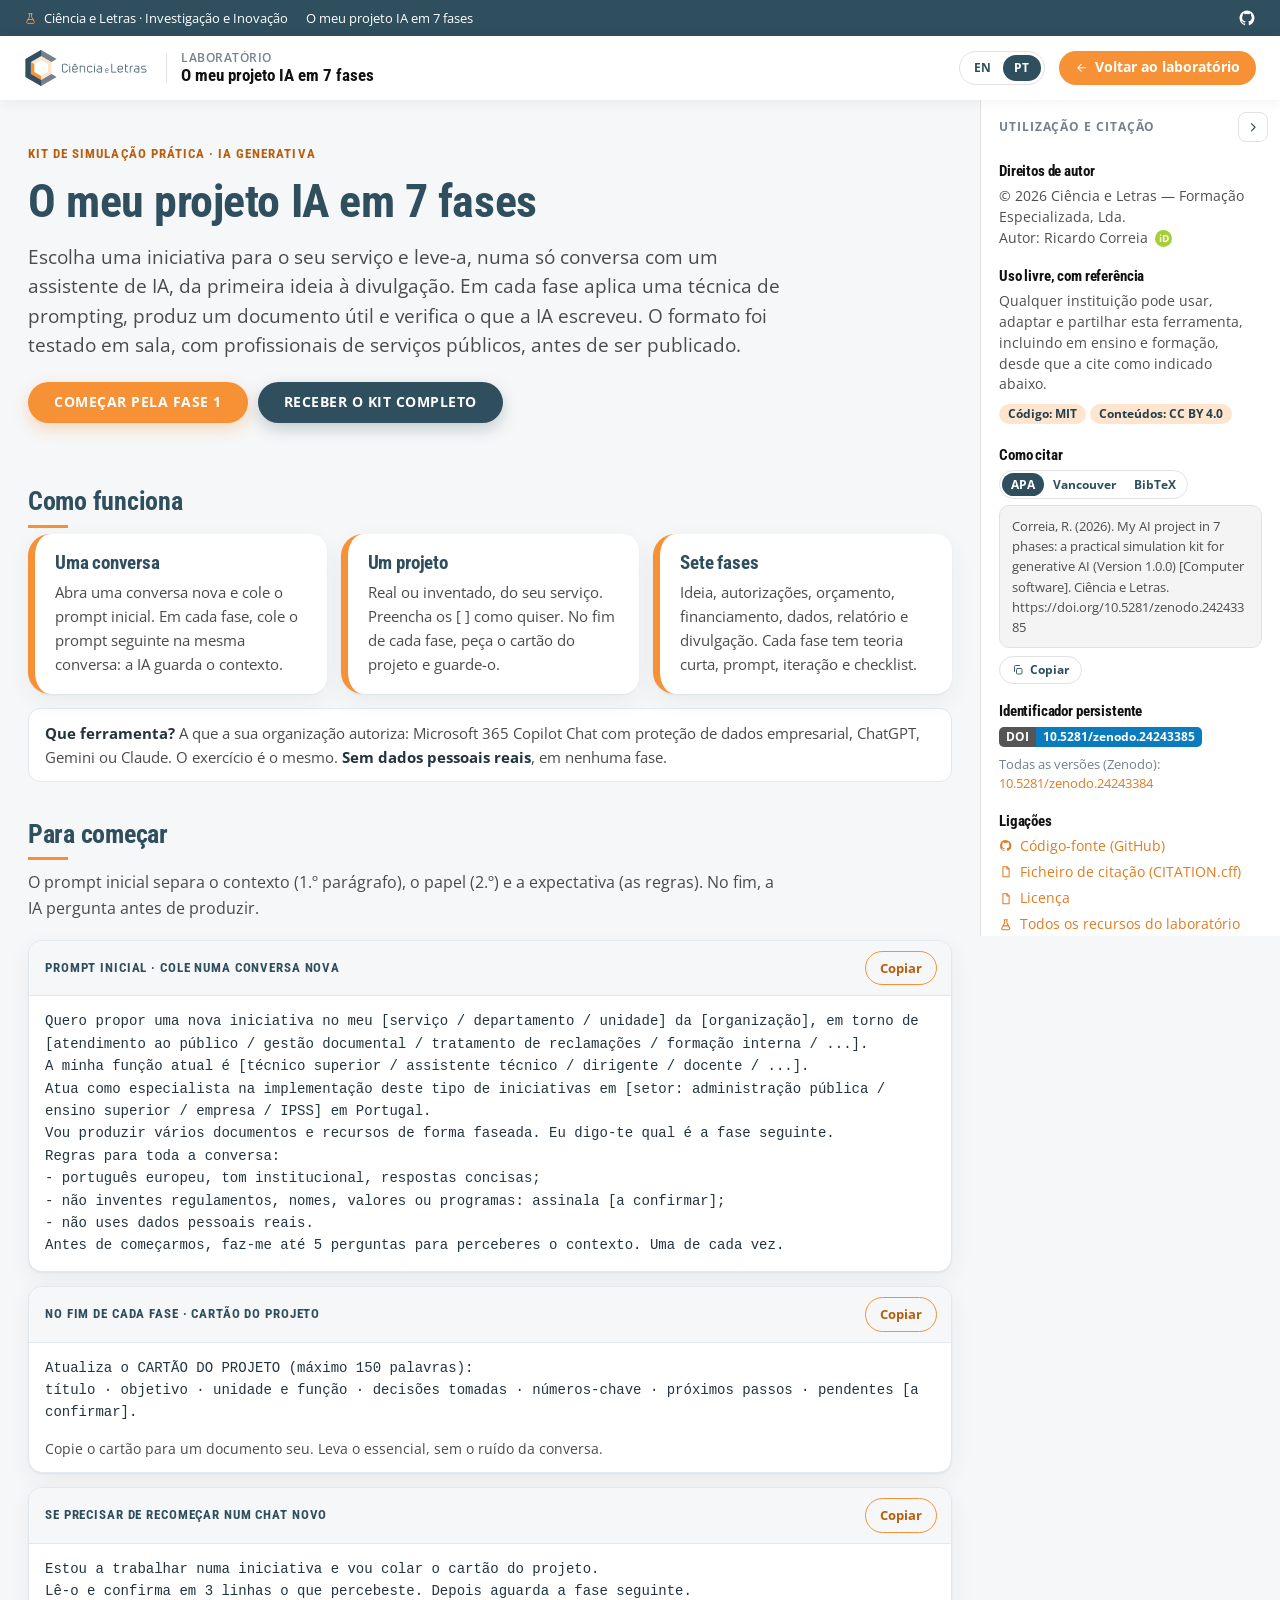
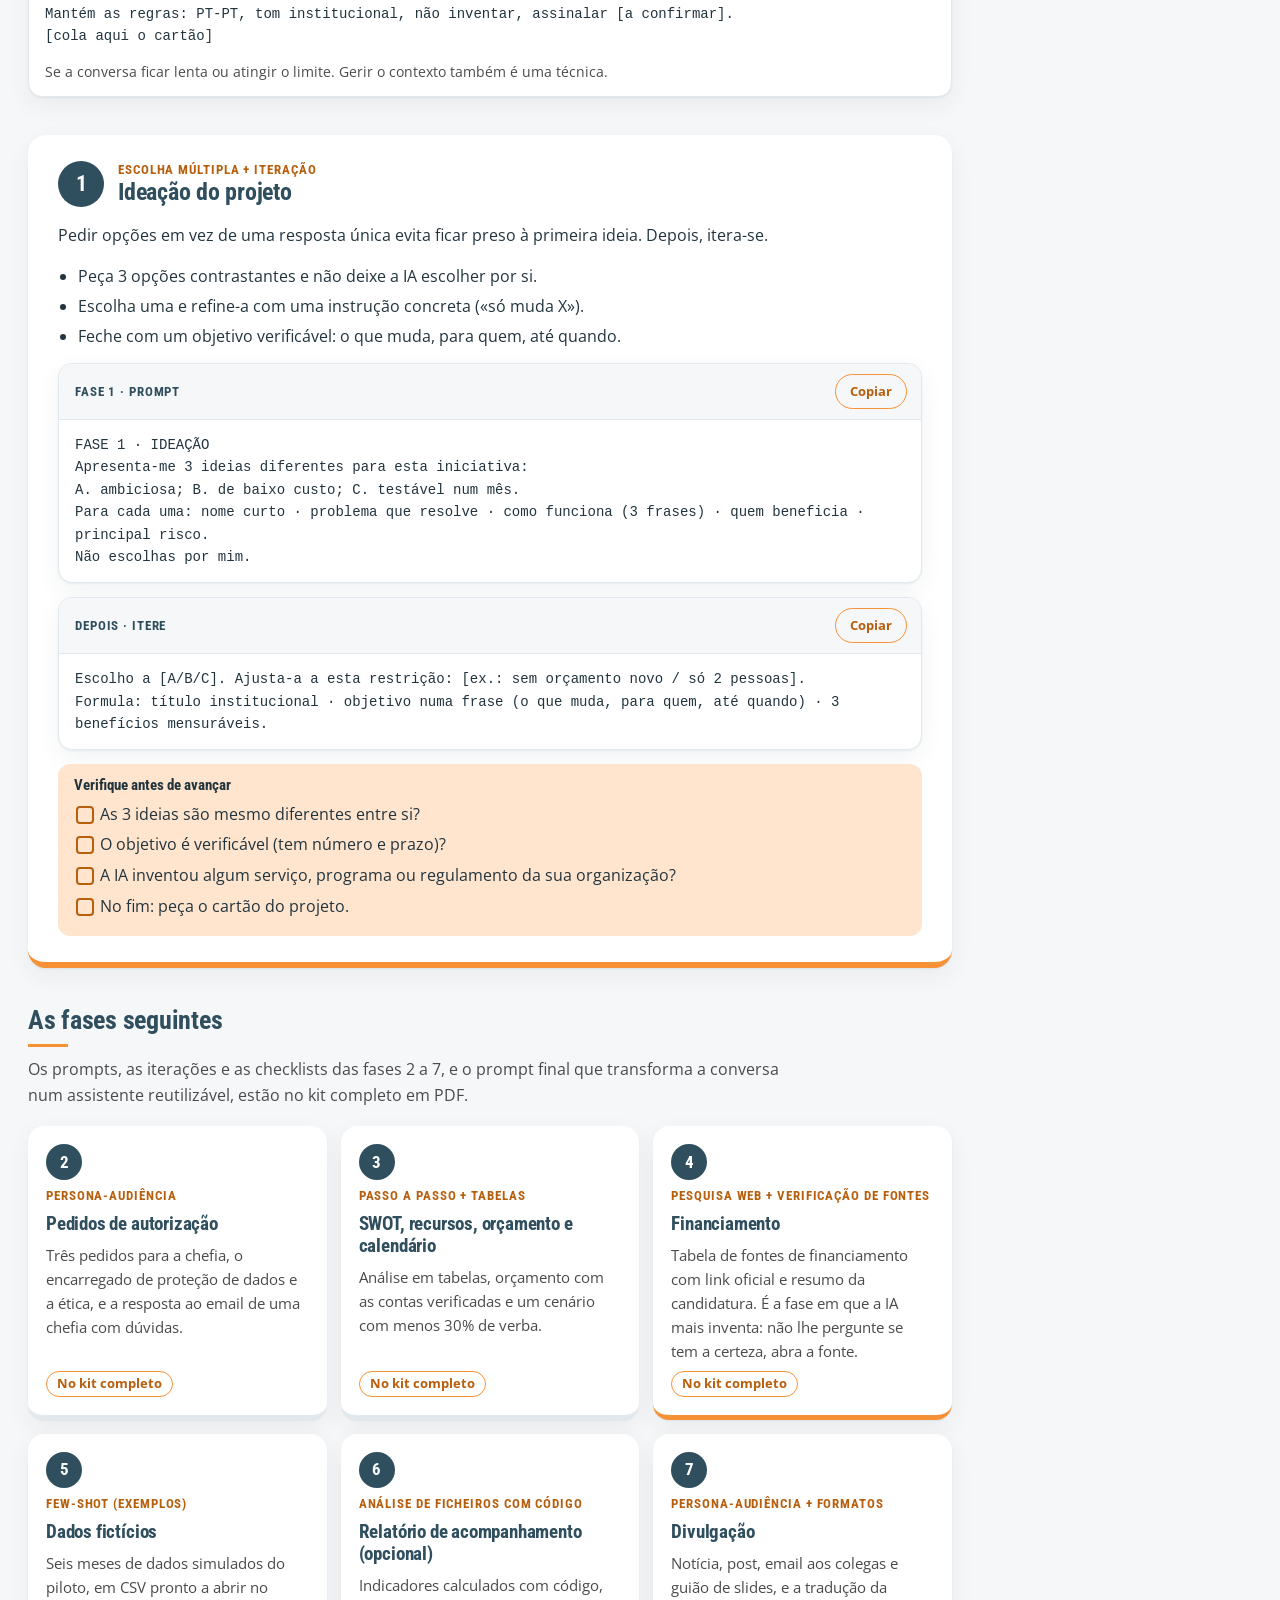
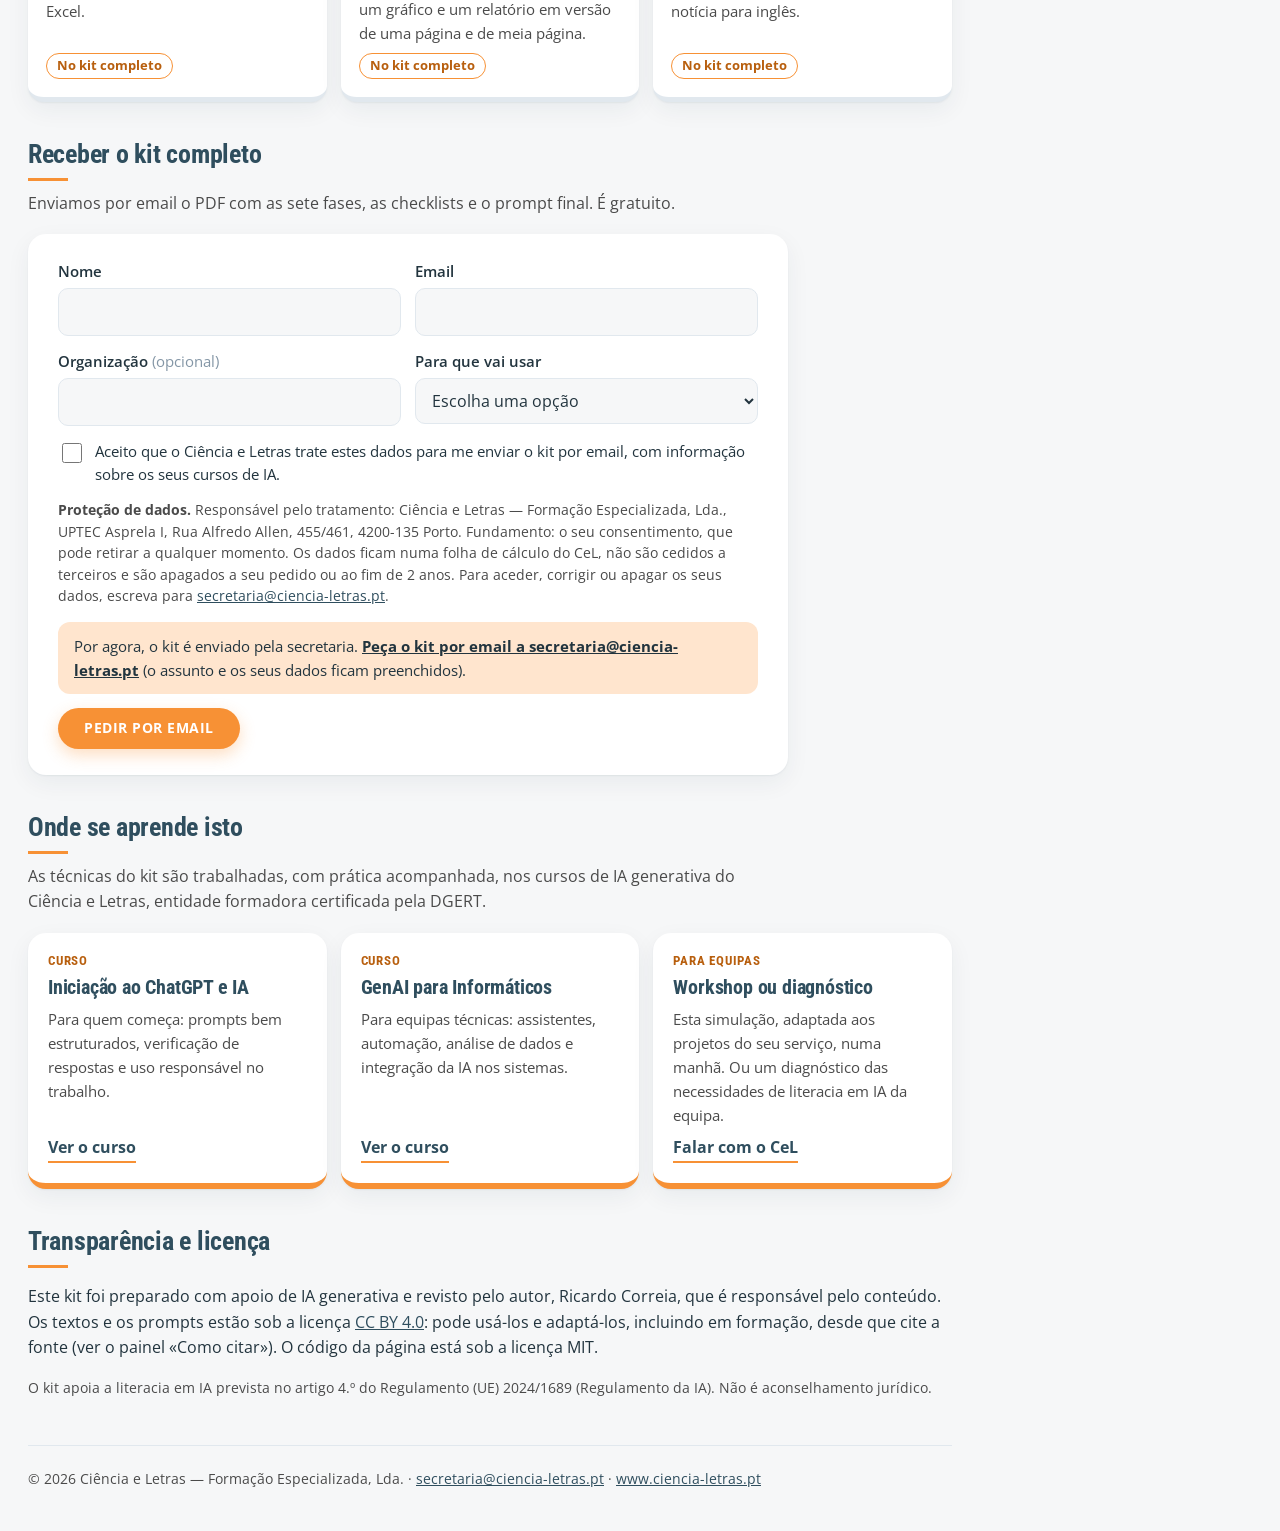
<file: index.html>
<!DOCTYPE html>
<html lang="pt-PT">
<head>
<meta charset="utf-8">
<meta name="viewport" content="width=device-width, initial-scale=1">
<title>O meu projeto IA em 7 fases · Ciência e Letras</title>
<meta name="description" content="Uma conversa com um assistente de IA leva uma iniciativa de trabalho da primeira ideia à divulgação, em sete fases. Kit de simulação prática do Ciência e Letras.">
<script>
/* ===== CONFIGURAÇÃO / CONFIGURATION =====
 * endpoint: URL da Web App do Google Apps Script (termina em /exec). Ver SETUP.md.
 *           Enquanto estiver vazio, o formulário propõe o pedido por email.
 * email:    endereço para pedidos por email e para exercer os direitos RGPD. */
window.CONFIG = {
  endpoint: "",
  email: "secretaria@ciencia-letras.pt"
};
</script>
<link rel="preconnect" href="https://fonts.googleapis.com">
<link href="https://fonts.googleapis.com/css2?family=Open+Sans:wght@400;600;700&family=Roboto+Condensed:wght@600;700&display=swap" rel="stylesheet">
<link rel="stylesheet" href="assets/app.css">
<link rel="stylesheet" href="assets/cel/cel-chrome.css">
<link rel="icon" href="assets/cel/cel-logo-cores-icon.svg" type="image/svg+xml">
</head>
<body>
<header id="cel-header"></header>
<div class="cel-layout"><div class="cel-main">

<main class="wrap">

  <!-- ============ O QUE É ============ -->
  <section class="hero">
    <div class="eyebrow"><span data-l="pt">Kit de simulação prática · IA generativa</span><span data-l="en">Practical simulation kit · Generative AI</span></div>
    <h1><span data-l="pt">O meu projeto IA em 7 fases</span><span data-l="en">My AI project in 7 phases</span></h1>
    <p class="lead" data-l="pt">Escolha uma iniciativa para o seu serviço e leve-a, numa só conversa com um assistente de IA, da primeira ideia à divulgação. Em cada fase aplica uma técnica de prompting, produz um documento útil e verifica o que a IA escreveu. O formato foi testado em sala, com profissionais de serviços públicos, antes de ser publicado.</p>
    <p class="lead" data-l="en">Pick an initiative for your team and take it, in a single conversation with an AI assistant, from first idea to dissemination. In each phase you apply a prompting technique, produce a useful document and check what the AI wrote. The format was tested in class, with public-sector staff, before being published.</p>
    <div class="cta">
      <a class="pill orange" href="#inicio"><span data-l="pt">Começar pela fase 1</span><span data-l="en">Start with phase 1</span></a>
      <a class="pill navy" href="#pedir"><span data-l="pt">Receber o kit completo</span><span data-l="en">Get the full kit</span></a>
    </div>
  </section>

  <!-- ============ COMO FUNCIONA ============ -->
  <section class="block" id="como">
    <h2 class="sec"><span data-l="pt">Como funciona</span><span data-l="en">How it works</span></h2>
    <div class="how">
      <div class="feat"><h3><span data-l="pt">Uma conversa</span><span data-l="en">One conversation</span></h3>
        <p data-l="pt">Abra uma conversa nova e cole o prompt inicial. Em cada fase, cole o prompt seguinte na mesma conversa: a IA guarda o contexto.</p>
        <p data-l="en">Open a new chat and paste the starting prompt. In each phase, paste the next prompt into the same chat: the AI keeps the context.</p></div>
      <div class="feat"><h3><span data-l="pt">Um projeto</span><span data-l="en">One project</span></h3>
        <p data-l="pt">Real ou inventado, do seu serviço. Preencha os [ ] como quiser. No fim de cada fase, peça o cartão do projeto e guarde-o.</p>
        <p data-l="en">Real or invented, from your own team. Fill in the [ ] as you like. At the end of each phase, ask for the project card and keep it.</p></div>
      <div class="feat"><h3><span data-l="pt">Sete fases</span><span data-l="en">Seven phases</span></h3>
        <p data-l="pt">Ideia, autorizações, orçamento, financiamento, dados, relatório e divulgação. Cada fase tem teoria curta, prompt, iteração e checklist.</p>
        <p data-l="en">Idea, approvals, budget, funding, data, report and dissemination. Each phase has short theory, a prompt, an iteration and a checklist.</p></div>
    </div>
    <div class="note" data-l="pt"><strong>Que ferramenta?</strong> A que a sua organização autoriza: Microsoft 365 Copilot Chat com proteção de dados empresarial, ChatGPT, Gemini ou Claude. O exercício é o mesmo. <strong>Sem dados pessoais reais</strong>, em nenhuma fase.</div>
    <div class="note" data-l="en"><strong>Which tool?</strong> Whichever your organisation allows: Microsoft 365 Copilot Chat with enterprise data protection, ChatGPT, Gemini or Claude. The exercise is the same. <strong>No real personal data</strong>, in any phase.</div>
  </section>

  <!-- ============ PROMPT INICIAL + CARTÃO ============ -->
  <section class="block" id="inicio">
    <h2 class="sec"><span data-l="pt">Para começar</span><span data-l="en">Getting started</span></h2>
    <p class="sub" data-l="pt">O prompt inicial separa o contexto (1.º parágrafo), o papel (2.º) e a expectativa (as regras). No fim, a IA pergunta antes de produzir.</p>
    <p class="sub" data-l="en">The starting prompt separates context (1st paragraph), role (2nd) and expectations (the rules). At the end, the AI asks before it writes.</p>

    <div class="prompt" data-l="pt">
      <div class="prompt-head"><span class="lbl">Prompt inicial · cole numa conversa nova</span><button class="copy" type="button" data-copy="p-start-pt">Copiar</button></div>
<pre id="p-start-pt">Quero propor uma nova iniciativa no meu [serviço / departamento / unidade] da [organização], em torno de [atendimento ao público / gestão documental / tratamento de reclamações / formação interna / ...].
A minha função atual é [técnico superior / assistente técnico / dirigente / docente / ...].
Atua como especialista na implementação deste tipo de iniciativas em [setor: administração pública / ensino superior / empresa / IPSS] em Portugal.
Vou produzir vários documentos e recursos de forma faseada. Eu digo-te qual é a fase seguinte.
Regras para toda a conversa:
- português europeu, tom institucional, respostas concisas;
- não inventes regulamentos, nomes, valores ou programas: assinala [a confirmar];
- não uses dados pessoais reais.
Antes de começarmos, faz-me até 5 perguntas para perceberes o contexto. Uma de cada vez.</pre>
    </div>
    <div class="prompt" data-l="en">
      <div class="prompt-head"><span class="lbl">Starting prompt · paste into a new chat</span><button class="copy" type="button" data-copy="p-start-en">Copy</button></div>
<pre id="p-start-en">I want to propose a new initiative in my [team / department / unit] at [organisation], around [public service desk / document management / complaints handling / internal training / ...].
My current role is [officer / administrative assistant / manager / lecturer / ...].
Act as an expert in implementing this kind of initiative in [sector: public administration / higher education / company / non-profit].
I will produce several documents and resources in phases. I will tell you which phase comes next.
Rules for the whole conversation:
- [English / European Portuguese], institutional tone, concise answers;
- do not invent regulations, names, amounts or programmes: mark them [to confirm];
- do not use real personal data.
Before we start, ask me up to 5 questions to understand the context. One at a time.</pre>
    </div>

    <div class="prompt" data-l="pt">
      <div class="prompt-head"><span class="lbl">No fim de cada fase · cartão do projeto</span><button class="copy" type="button" data-copy="p-card-pt">Copiar</button></div>
<pre id="p-card-pt">Atualiza o CARTÃO DO PROJETO (máximo 150 palavras):
título · objetivo · unidade e função · decisões tomadas · números-chave · próximos passos · pendentes [a confirmar].</pre>
      <p class="hint">Copie o cartão para um documento seu. Leva o essencial, sem o ruído da conversa.</p>
    </div>
    <div class="prompt" data-l="en">
      <div class="prompt-head"><span class="lbl">At the end of each phase · project card</span><button class="copy" type="button" data-copy="p-card-en">Copy</button></div>
<pre id="p-card-en">Update the PROJECT CARD (150 words maximum):
title · goal · unit and role · decisions made · key figures · next steps · open items [to confirm].</pre>
      <p class="hint">Copy the card into a document of your own. It carries what matters, without the noise of the chat.</p>
    </div>

    <div class="prompt" data-l="pt">
      <div class="prompt-head"><span class="lbl">Se precisar de recomeçar num chat novo</span><button class="copy" type="button" data-copy="p-restart-pt">Copiar</button></div>
<pre id="p-restart-pt">Estou a trabalhar numa iniciativa e vou colar o cartão do projeto.
Lê-o e confirma em 3 linhas o que percebeste. Depois aguarda a fase seguinte.
Mantém as regras: PT-PT, tom institucional, não inventar, assinalar [a confirmar].
[cola aqui o cartão]</pre>
      <p class="hint">Se a conversa ficar lenta ou atingir o limite. Gerir o contexto também é uma técnica.</p>
    </div>
    <div class="prompt" data-l="en">
      <div class="prompt-head"><span class="lbl">If you need to restart in a new chat</span><button class="copy" type="button" data-copy="p-restart-en">Copy</button></div>
<pre id="p-restart-en">I am working on an initiative and will paste the project card.
Read it and confirm in 3 lines what you understood. Then wait for the next phase.
Keep the rules: institutional tone, do not invent, mark [to confirm].
[paste the card here]</pre>
      <p class="hint">If the chat gets slow or hits its limit. Managing context is a technique too.</p>
    </div>
  </section>

  <!-- ============ FASE 1 ============ -->
  <section class="block" id="fase1">
    <article class="phase">
      <div class="ph-top"><div class="ph-num">1</div><div>
        <div class="ph-tech"><span data-l="pt">Escolha múltipla + iteração</span><span data-l="en">Multiple choice + iteration</span></div>
        <h3><span data-l="pt">Ideação do projeto</span><span data-l="en">Shaping the idea</span></h3></div></div>
      <p data-l="pt">Pedir opções em vez de uma resposta única evita ficar preso à primeira ideia. Depois, itera-se.</p>
      <p data-l="en">Asking for options instead of a single answer keeps you from getting stuck on the first idea. Then you iterate.</p>
      <ul class="ideas" data-l="pt">
        <li>Peça 3 opções contrastantes e não deixe a IA escolher por si.</li>
        <li>Escolha uma e refine-a com uma instrução concreta («só muda X»).</li>
        <li>Feche com um objetivo verificável: o que muda, para quem, até quando.</li>
      </ul>
      <ul class="ideas" data-l="en">
        <li>Ask for 3 contrasting options and don't let the AI choose for you.</li>
        <li>Pick one and refine it with a concrete instruction ("only change X").</li>
        <li>Close with a verifiable goal: what changes, for whom, by when.</li>
      </ul>

      <div class="prompt" data-l="pt">
        <div class="prompt-head"><span class="lbl">Fase 1 · prompt</span><button class="copy" type="button" data-copy="p-f1-pt">Copiar</button></div>
<pre id="p-f1-pt">FASE 1 · IDEAÇÃO
Apresenta-me 3 ideias diferentes para esta iniciativa:
A. ambiciosa; B. de baixo custo; C. testável num mês.
Para cada uma: nome curto · problema que resolve · como funciona (3 frases) · quem beneficia · principal risco.
Não escolhas por mim.</pre>
      </div>
      <div class="prompt" data-l="en">
        <div class="prompt-head"><span class="lbl">Phase 1 · prompt</span><button class="copy" type="button" data-copy="p-f1-en">Copy</button></div>
<pre id="p-f1-en">PHASE 1 · IDEAS
Give me 3 different ideas for this initiative:
A. ambitious; B. low cost; C. testable within a month.
For each: short name · problem it solves · how it works (3 sentences) · who benefits · main risk.
Do not choose for me.</pre>
      </div>

      <div class="prompt" data-l="pt">
        <div class="prompt-head"><span class="lbl">Depois · itere</span><button class="copy" type="button" data-copy="p-f1i-pt">Copiar</button></div>
<pre id="p-f1i-pt">Escolho a [A/B/C]. Ajusta-a a esta restrição: [ex.: sem orçamento novo / só 2 pessoas].
Formula: título institucional · objetivo numa frase (o que muda, para quem, até quando) · 3 benefícios mensuráveis.</pre>
      </div>
      <div class="prompt" data-l="en">
        <div class="prompt-head"><span class="lbl">Then · iterate</span><button class="copy" type="button" data-copy="p-f1i-en">Copy</button></div>
<pre id="p-f1i-en">I choose [A/B/C]. Adjust it to this constraint: [e.g. no new budget / only 2 people].
Write: institutional title · goal in one sentence (what changes, for whom, by when) · 3 measurable benefits.</pre>
      </div>

      <div class="check" data-l="pt"><h4>Verifique antes de avançar</h4><ul>
        <li>As 3 ideias são mesmo diferentes entre si?</li>
        <li>O objetivo é verificável (tem número e prazo)?</li>
        <li>A IA inventou algum serviço, programa ou regulamento da sua organização?</li>
        <li>No fim: peça o cartão do projeto.</li></ul></div>
      <div class="check" data-l="en"><h4>Check before moving on</h4><ul>
        <li>Are the 3 ideas really different from each other?</li>
        <li>Is the goal verifiable (does it have a number and a deadline)?</li>
        <li>Did the AI invent a service, programme or regulation of your organisation?</li>
        <li>At the end: ask for the project card.</li></ul></div>
    </article>
  </section>

  <!-- ============ FASES 2–7 ============ -->
  <section class="block" id="fases">
    <h2 class="sec"><span data-l="pt">As fases seguintes</span><span data-l="en">The next phases</span></h2>
    <p class="sub" data-l="pt">Os prompts, as iterações e as checklists das fases 2 a 7, e o prompt final que transforma a conversa num assistente reutilizável, estão no kit completo em PDF.</p>
    <p class="sub" data-l="en">The prompts, iterations and checklists for phases 2 to 7, and the closing prompt that turns the chat into a reusable assistant, are in the full PDF kit.</p>
    <div class="phases">
      <div class="pcard"><div class="ph-num">2</div><div class="ph-tech"><span data-l="pt">Persona-audiência</span><span data-l="en">Audience persona</span></div>
        <h3><span data-l="pt">Pedidos de autorização</span><span data-l="en">Approval requests</span></h3>
        <p data-l="pt">Três pedidos para a chefia, o encarregado de proteção de dados e a ética, e a resposta ao email de uma chefia com dúvidas.</p>
        <p data-l="en">Three requests, to your manager, the data protection officer and the ethics body, and a reply to a manager's email full of doubts.</p>
        <span class="lock"><span data-l="pt">No kit completo</span><span data-l="en">In the full kit</span></span></div>
      <div class="pcard"><div class="ph-num">3</div><div class="ph-tech"><span data-l="pt">Passo a passo + tabelas</span><span data-l="en">Step by step + tables</span></div>
        <h3><span data-l="pt">SWOT, recursos, orçamento e calendário</span><span data-l="en">SWOT, resources, budget and timeline</span></h3>
        <p data-l="pt">Análise em tabelas, orçamento com as contas verificadas e um cenário com menos 30% de verba.</p>
        <p data-l="en">Analysis in tables, a budget with checked sums and a scenario with 30% less money.</p>
        <span class="lock"><span data-l="pt">No kit completo</span><span data-l="en">In the full kit</span></span></div>
      <div class="pcard alert"><div class="ph-num">4</div><div class="ph-tech"><span data-l="pt">Pesquisa web + verificação de fontes</span><span data-l="en">Web search + source checking</span></div>
        <h3><span data-l="pt">Financiamento</span><span data-l="en">Funding</span></h3>
        <p data-l="pt">Tabela de fontes de financiamento com link oficial e resumo da candidatura. É a fase em que a IA mais inventa: não lhe pergunte se tem a certeza, abra a fonte.</p>
        <p data-l="en">A table of funding sources with official links and an application summary. This is where the AI invents the most: don't ask it whether it's sure, open the source.</p>
        <span class="lock"><span data-l="pt">No kit completo</span><span data-l="en">In the full kit</span></span></div>
      <div class="pcard"><div class="ph-num">5</div><div class="ph-tech"><span data-l="pt">Few-shot (exemplos)</span><span data-l="en">Few-shot (examples)</span></div>
        <h3><span data-l="pt">Dados fictícios</span><span data-l="en">Fictitious data</span></h3>
        <p data-l="pt">Seis meses de dados simulados do piloto, em CSV pronto a abrir no Excel.</p>
        <p data-l="en">Six months of simulated pilot data, as a CSV ready to open in Excel.</p>
        <span class="lock"><span data-l="pt">No kit completo</span><span data-l="en">In the full kit</span></span></div>
      <div class="pcard"><div class="ph-num">6</div><div class="ph-tech"><span data-l="pt">Análise de ficheiros com código</span><span data-l="en">File analysis with code</span></div>
        <h3><span data-l="pt">Relatório de acompanhamento (opcional)</span><span data-l="en">Progress report (optional)</span></h3>
        <p data-l="pt">Indicadores calculados com código, um gráfico e um relatório em versão de uma página e de meia página.</p>
        <p data-l="en">Indicators computed with code, a chart and a report in a one-page and a half-page version.</p>
        <span class="lock"><span data-l="pt">No kit completo</span><span data-l="en">In the full kit</span></span></div>
      <div class="pcard"><div class="ph-num">7</div><div class="ph-tech"><span data-l="pt">Persona-audiência + formatos</span><span data-l="en">Audience persona + formats</span></div>
        <h3><span data-l="pt">Divulgação</span><span data-l="en">Dissemination</span></h3>
        <p data-l="pt">Notícia, post, email aos colegas e guião de slides, e a tradução da notícia para inglês.</p>
        <p data-l="en">A news item, a post, an email to colleagues and a slide outline, plus a translation of the news item.</p>
        <span class="lock"><span data-l="pt">No kit completo</span><span data-l="en">In the full kit</span></span></div>
    </div>
  </section>

  <!-- ============ FORMULÁRIO ============ -->
  <section class="block" id="pedir">
    <h2 class="sec"><span data-l="pt">Receber o kit completo</span><span data-l="en">Get the full kit</span></h2>
    <p class="sub" data-l="pt">Enviamos por email o PDF com as sete fases, as checklists e o prompt final. É gratuito.</p>
    <p class="sub" data-l="en">We email you the PDF with all seven phases, the checklists and the closing prompt. It is free. (The kit is in Portuguese.)</p>

    <form class="kit" id="kit-form" novalidate>
      <div class="fld"><label for="f-nome"><span data-l="pt">Nome</span><span data-l="en">Name</span></label>
        <input id="f-nome" name="nome" type="text" autocomplete="name" required maxlength="120"></div>
      <div class="fld"><label for="f-email">Email</label>
        <input id="f-email" name="email" type="email" autocomplete="email" required maxlength="160"></div>
      <div class="fld"><label for="f-org"><span data-l="pt">Organização</span><span data-l="en">Organisation</span> <span class="opt"><span data-l="pt">(opcional)</span><span data-l="en">(optional)</span></span></label>
        <input id="f-org" name="organizacao" type="text" autocomplete="organization" maxlength="160"></div>
      <div class="fld"><label for="f-uso"><span data-l="pt">Para que vai usar</span><span data-l="en">What will you use it for</span></label>
        <select id="f-uso" name="uso" required>
          <option value="" data-pt="Escolha uma opção" data-en="Choose an option"></option>
          <option value="formacao-interna" data-pt="Formação interna" data-en="In-house training"></option>
          <option value="uso-pessoal" data-pt="Uso pessoal" data-en="Personal use"></option>
          <option value="docencia" data-pt="Docência" data-en="Teaching"></option>
          <option value="outro" data-pt="Outro" data-en="Other"></option>
        </select></div>
      <div class="hp" aria-hidden="true"><label for="f-site">Website</label><input id="f-site" name="website" type="text" tabindex="-1" autocomplete="off"></div>
      <label class="consent full"><input id="f-consent" name="consentimento" type="checkbox" required>
        <span data-l="pt">Aceito que o Ciência e Letras trate estes dados para me enviar o kit por email, com informação sobre os seus cursos de IA.</span>
        <span data-l="en">I agree that Ciência e Letras may process this data to email me the kit, together with information about its AI courses.</span></label>
      <p class="rgpd full" data-l="pt"><strong>Proteção de dados.</strong> Responsável pelo tratamento: Ciência e Letras — Formação Especializada, Lda., UPTEC Asprela I, Rua Alfredo Allen, 455/461, 4200-135 Porto. Fundamento: o seu consentimento, que pode retirar a qualquer momento. Os dados ficam numa folha de cálculo do CeL, não são cedidos a terceiros e são apagados a seu pedido ou ao fim de 2 anos. Para aceder, corrigir ou apagar os seus dados, escreva para <a href="mailto:secretaria@ciencia-letras.pt">secretaria@ciencia-letras.pt</a>.</p>
      <p class="rgpd full" data-l="en"><strong>Data protection.</strong> Controller: Ciência e Letras — Formação Especializada, Lda., UPTEC Asprela I, Rua Alfredo Allen, 455/461, 4200-135 Porto, Portugal. Legal basis: your consent, which you may withdraw at any time. The data is kept in a CeL spreadsheet, is not shared with third parties and is deleted on request or after 2 years. To access, correct or delete your data, write to <a href="mailto:secretaria@ciencia-letras.pt">secretaria@ciencia-letras.pt</a>.</p>
      <div class="full status" id="f-status" role="status" aria-live="polite"></div>
      <div class="full"><button class="pill orange" id="f-submit" type="submit"><span data-l="pt">Enviar-me o kit</span><span data-l="en">Send me the kit</span></button></div>
    </form>
  </section>

  <!-- ============ CURSOS ============ -->
  <section class="block" id="cursos">
    <h2 class="sec"><span data-l="pt">Onde se aprende isto</span><span data-l="en">Where you learn this</span></h2>
    <p class="sub" data-l="pt">As técnicas do kit são trabalhadas, com prática acompanhada, nos cursos de IA generativa do Ciência e Letras, entidade formadora certificada pela DGERT.</p>
    <p class="sub" data-l="en">The kit's techniques are practised, with guidance, in the Ciência e Letras generative AI courses. Ciência e Letras is a DGERT-certified training provider.</p>
    <div class="courses">
      <div class="course"><div class="tagl"><span data-l="pt">Curso</span><span data-l="en">Course</span></div>
        <h3><span data-l="pt">Iniciação ao ChatGPT e IA</span><span data-l="en">Getting Started with ChatGPT and AI</span></h3>
        <p data-l="pt">Para quem começa: prompts bem estruturados, verificação de respostas e uso responsável no trabalho.</p>
        <p data-l="en">For beginners: well-structured prompts, checking answers and responsible use at work.</p>
        <a class="more" href="https://www.ciencia-letras.pt/cursos/iniciacao-chatgpt-ia/" target="_blank" rel="noopener"><span data-l="pt">Ver o curso</span><span data-l="en">See the course</span></a></div>
      <div class="course"><div class="tagl"><span data-l="pt">Curso</span><span data-l="en">Course</span></div>
        <h3><span data-l="pt">GenAI para Informáticos</span><span data-l="en">GenAI for IT Professionals</span></h3>
        <p data-l="pt">Para equipas técnicas: assistentes, automação, análise de dados e integração da IA nos sistemas.</p>
        <p data-l="en">For technical teams: assistants, automation, data analysis and integrating AI into systems.</p>
        <a class="more" href="https://www.ciencia-letras.pt/cursos/genai-para-informaticos/" target="_blank" rel="noopener"><span data-l="pt">Ver o curso</span><span data-l="en">See the course</span></a></div>
      <div class="course"><div class="tagl"><span data-l="pt">Para equipas</span><span data-l="en">For teams</span></div>
        <h3><span data-l="pt">Workshop ou diagnóstico</span><span data-l="en">Workshop or assessment</span></h3>
        <p data-l="pt">Esta simulação, adaptada aos projetos do seu serviço, numa manhã. Ou um diagnóstico das necessidades de literacia em IA da equipa.</p>
        <p data-l="en">This simulation, adapted to your team's projects, in one morning. Or an assessment of your team's AI literacy needs.</p>
        <a class="more" href="mailto:secretaria@ciencia-letras.pt?subject=Workshop%20%C2%ABO%20meu%20projeto%20IA%20em%207%20fases%C2%BB"><span data-l="pt">Falar com o CeL</span><span data-l="en">Contact CeL</span></a></div>
    </div>
  </section>

  <!-- ============ TRANSPARÊNCIA E LICENÇA ============ -->
  <section class="block" id="transparencia">
    <h2 class="sec"><span data-l="pt">Transparência e licença</span><span data-l="en">Transparency and licence</span></h2>
    <p data-l="pt">Este kit foi preparado com apoio de IA generativa e revisto pelo autor, Ricardo Correia, que é responsável pelo conteúdo. Os textos e os prompts estão sob a licença <a href="https://creativecommons.org/licenses/by/4.0/deed.pt" target="_blank" rel="noopener">CC BY 4.0</a>: pode usá-los e adaptá-los, incluindo em formação, desde que cite a fonte (ver o painel «Como citar»). O código da página está sob a licença MIT.</p>
    <p data-l="en">This kit was prepared with the help of generative AI and reviewed by its author, Ricardo Correia, who is responsible for the content. The texts and prompts are licensed under <a href="https://creativecommons.org/licenses/by/4.0/" target="_blank" rel="noopener">CC BY 4.0</a>: you may use and adapt them, including in training, as long as you cite the source (see the "How to cite" panel). The page code is licensed under MIT.</p>
    <p class="small" data-l="pt">O kit apoia a literacia em IA prevista no artigo 4.º do Regulamento (UE) 2024/1689 (Regulamento da IA). Não é aconselhamento jurídico.</p>
    <p class="small" data-l="en">The kit supports the AI literacy called for in Article 4 of Regulation (EU) 2024/1689 (AI Act). It is not legal advice.</p>
  </section>

  <footer class="site">
    <p>© 2026 Ciência e Letras — Formação Especializada, Lda. · <a href="mailto:secretaria@ciencia-letras.pt">secretaria@ciencia-letras.pt</a> · <a href="https://www.ciencia-letras.pt" target="_blank" rel="noopener">www.ciencia-letras.pt</a></p>
  </footer>
</main>

</div><aside id="cel-aside"></aside></div>

<script src="assets/cel/tool.js"></script>
<script src="assets/app.js"></script>
<script src="assets/kit.js"></script>
<script src="assets/cel/cel-chrome.js"></script>
</body>
</html>
</file>
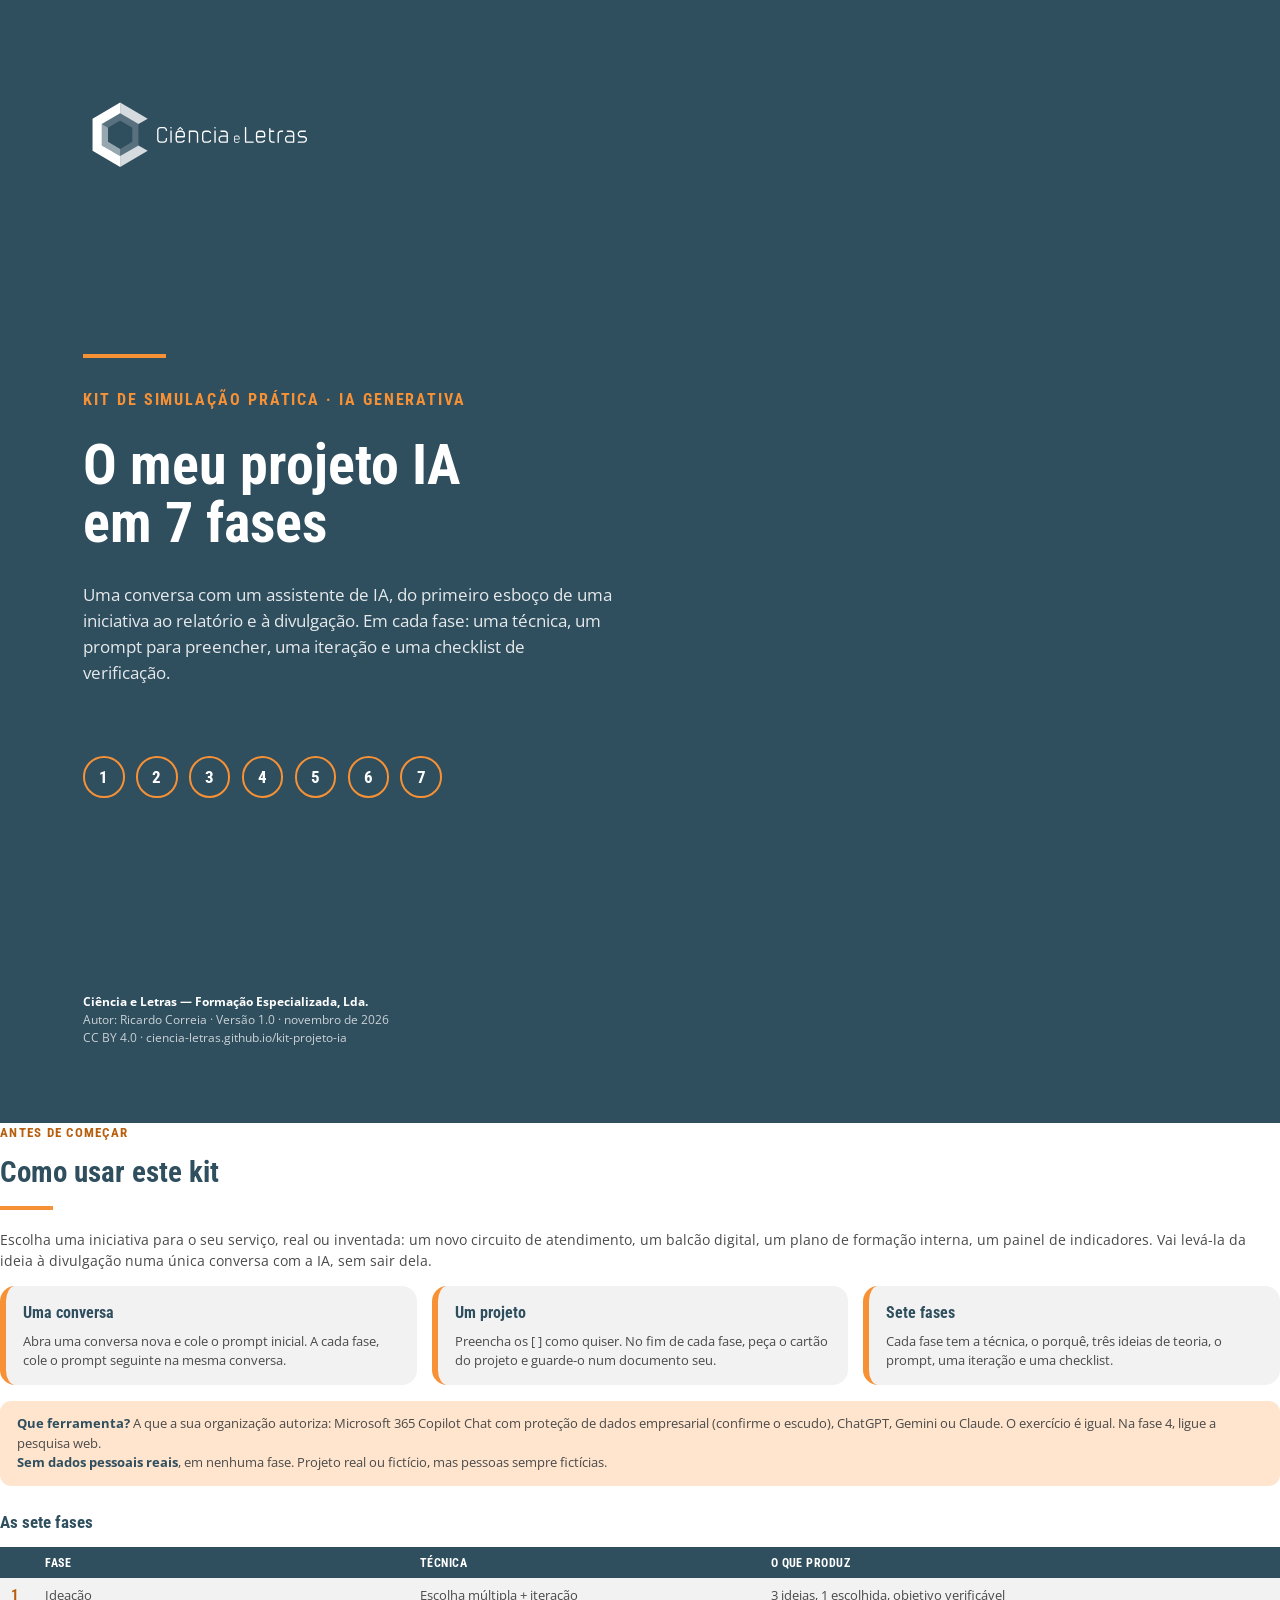
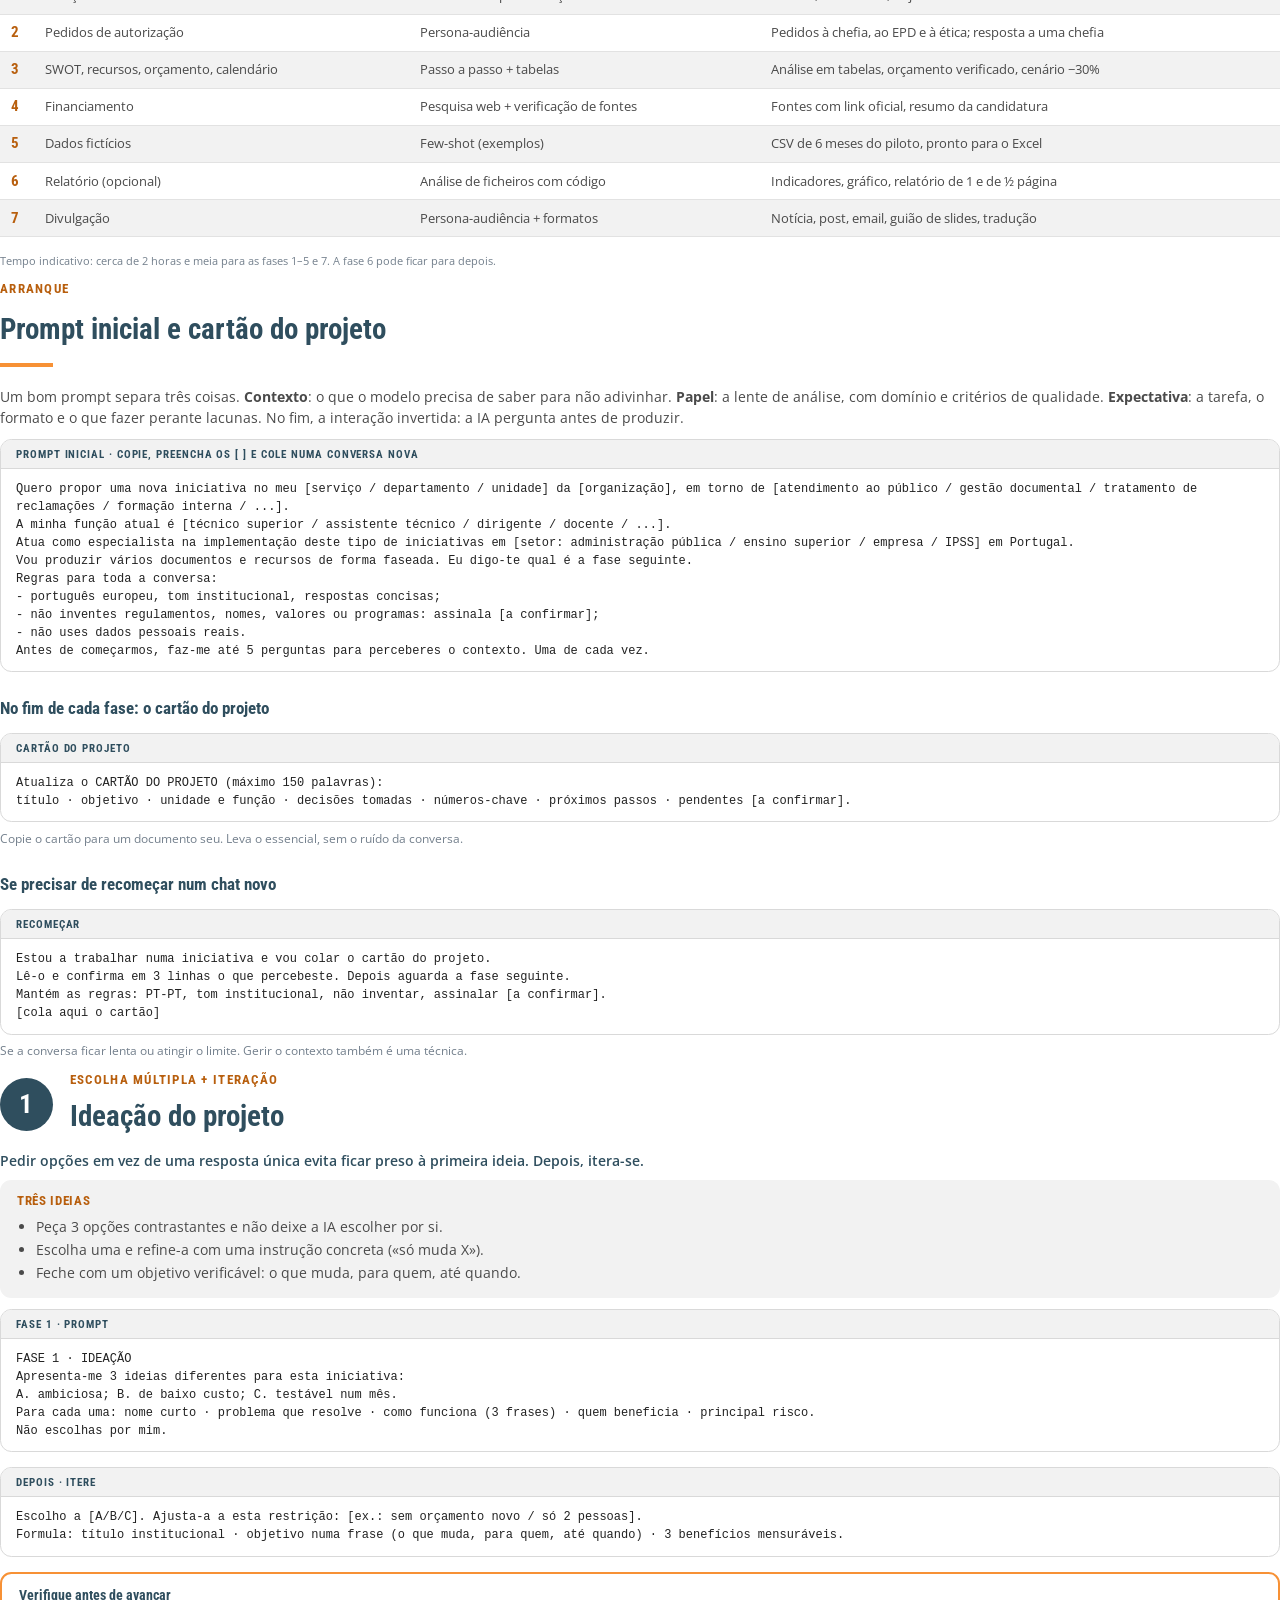
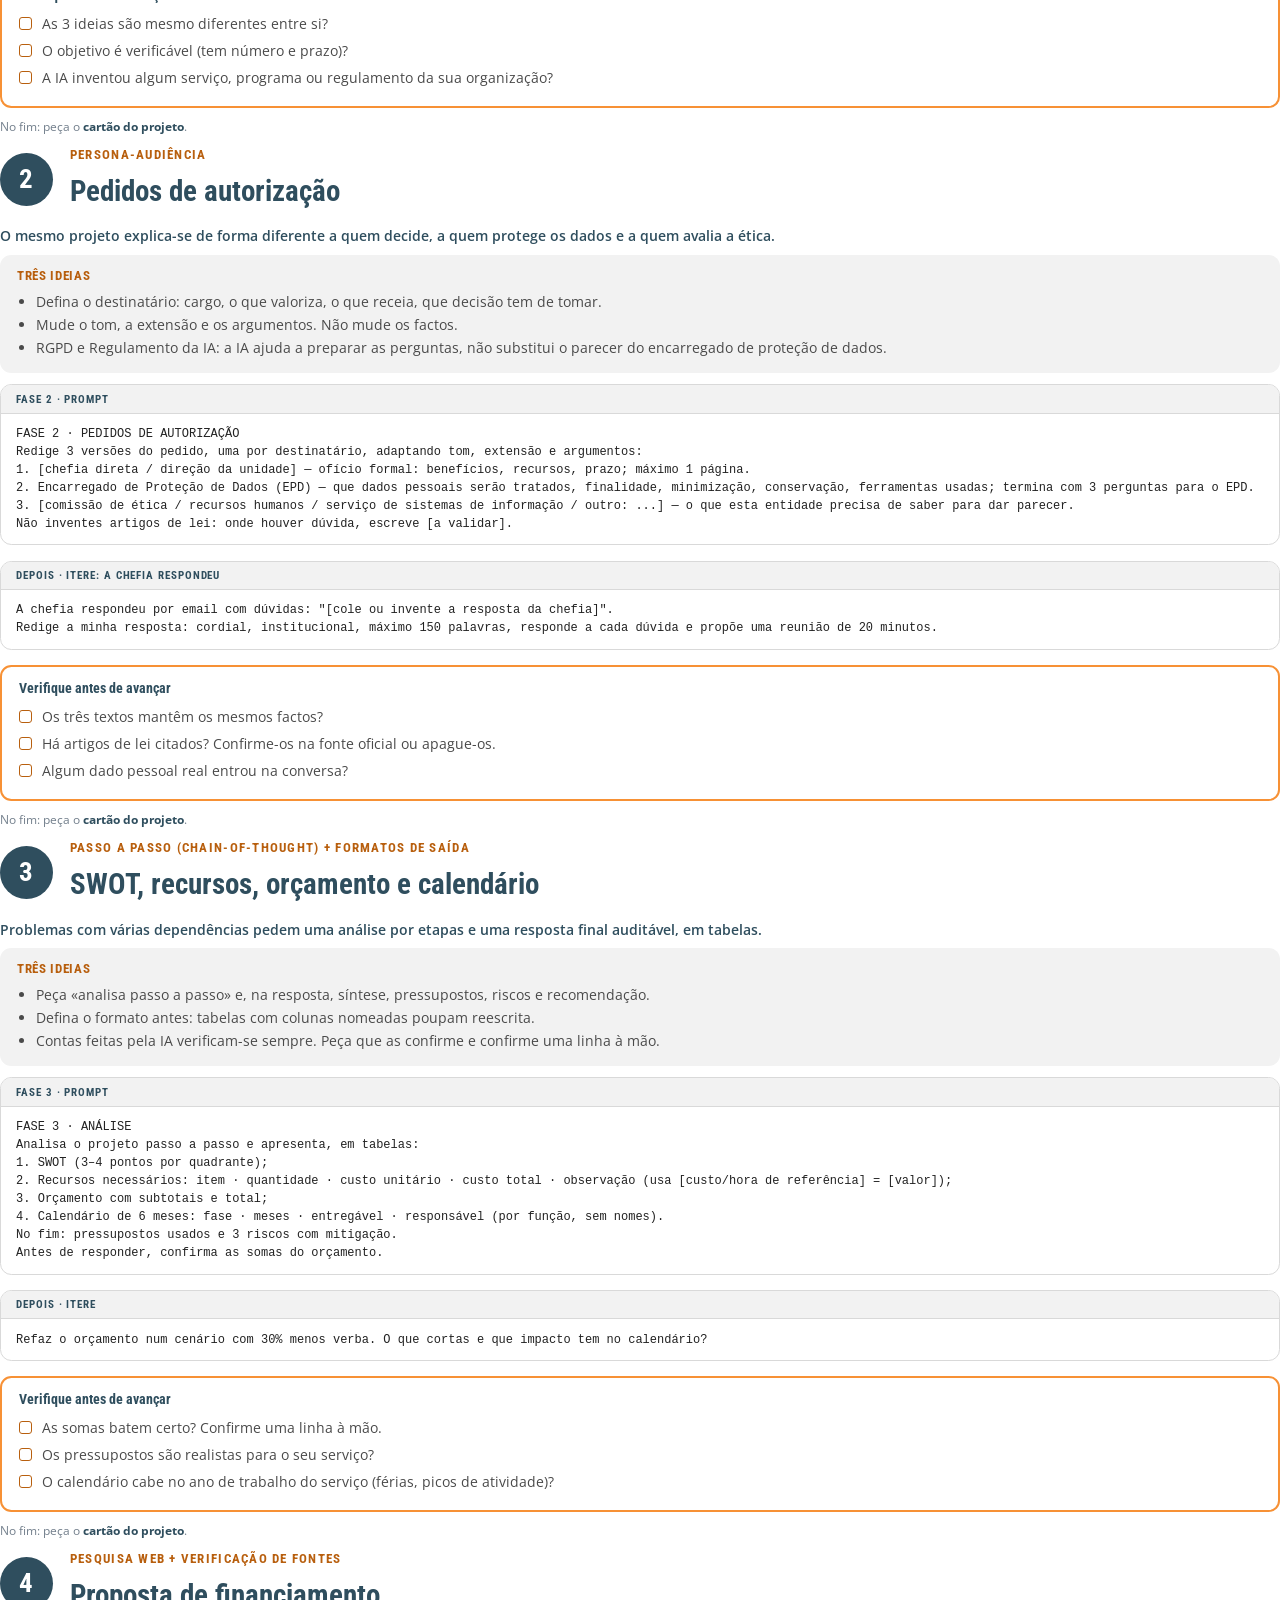
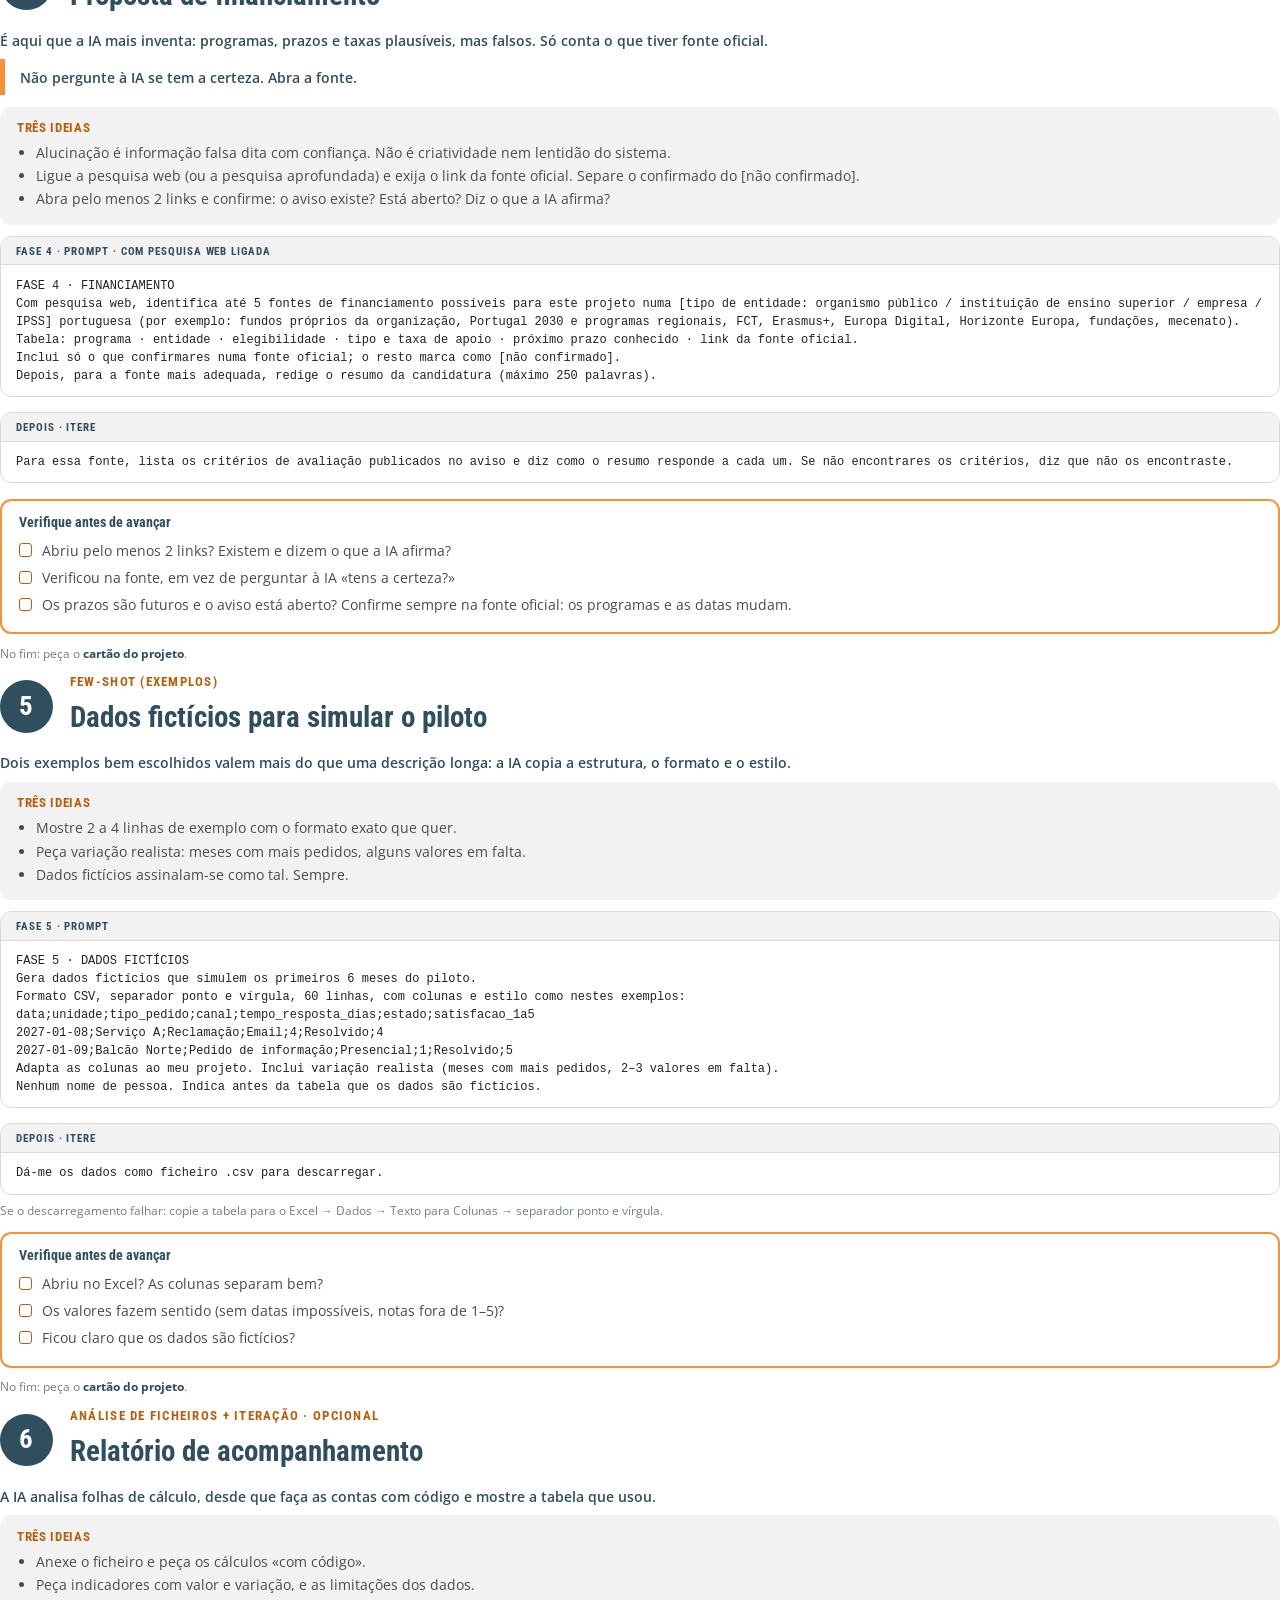
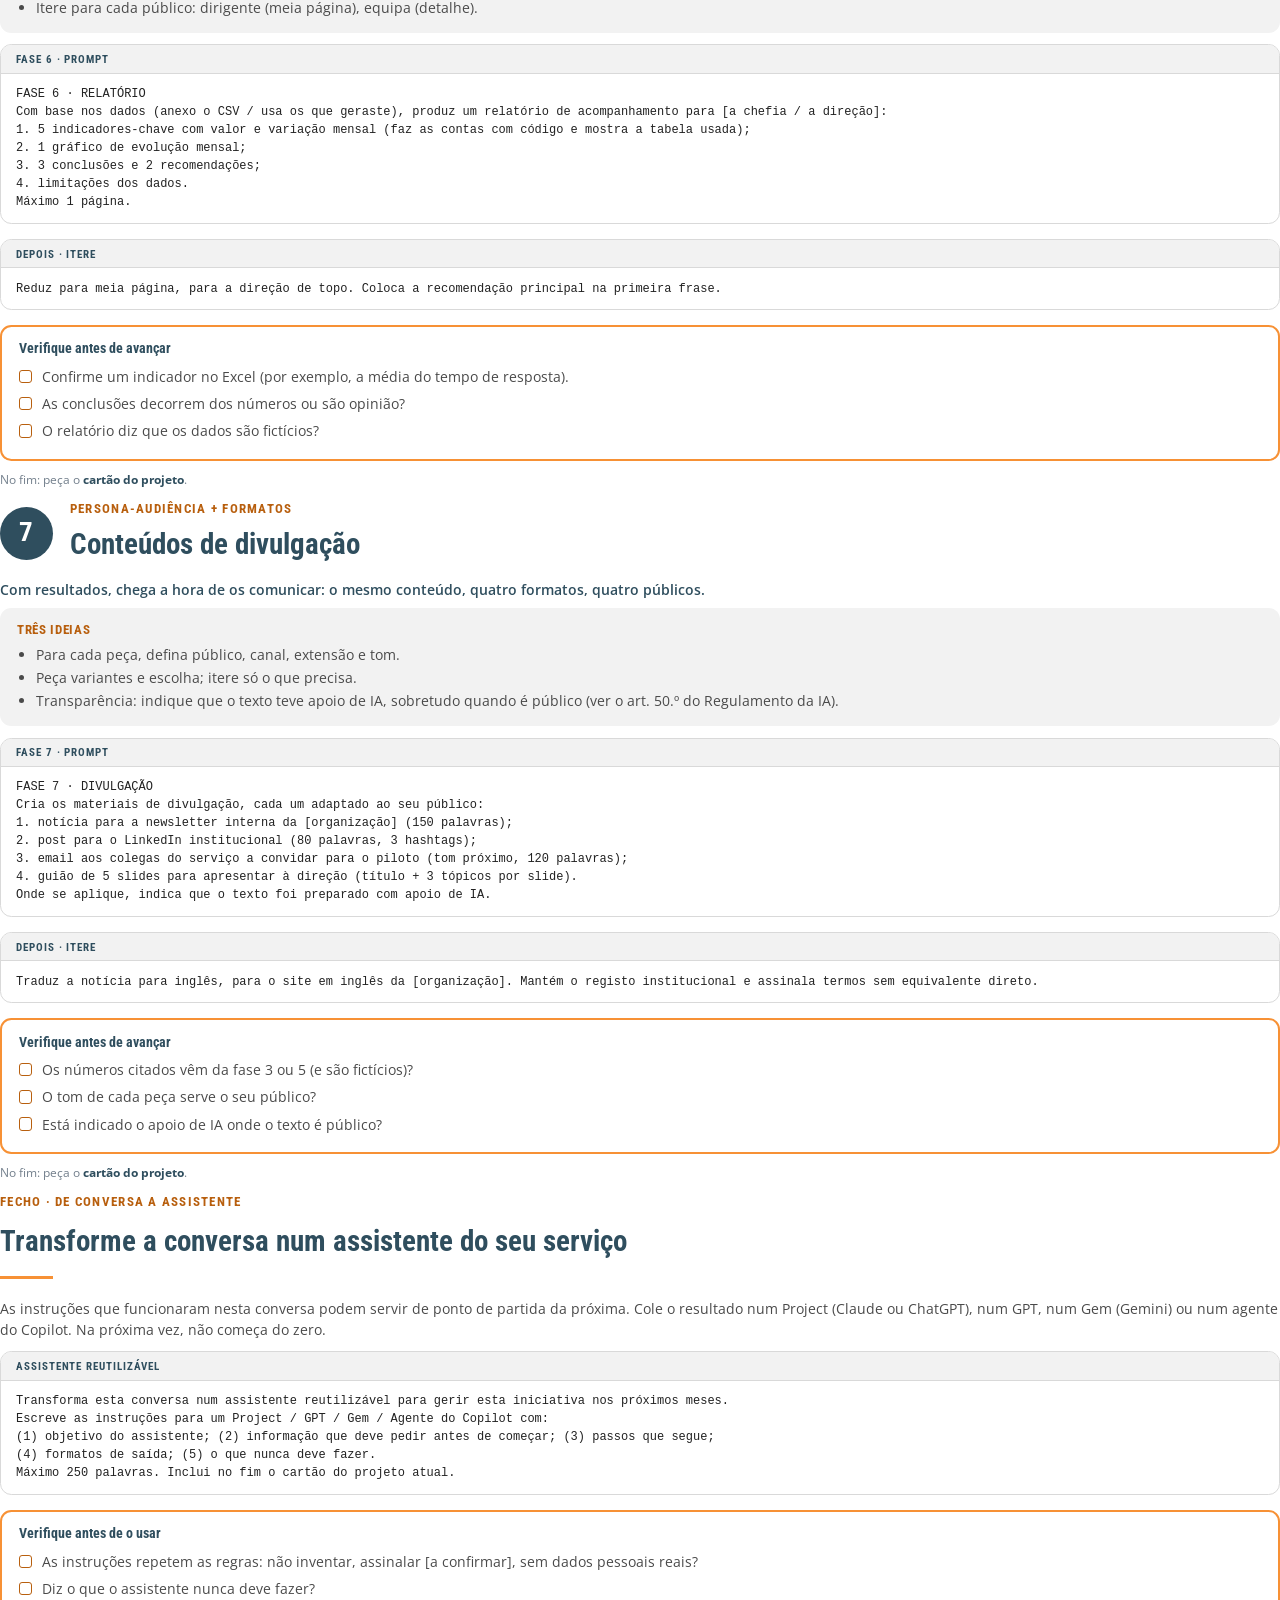
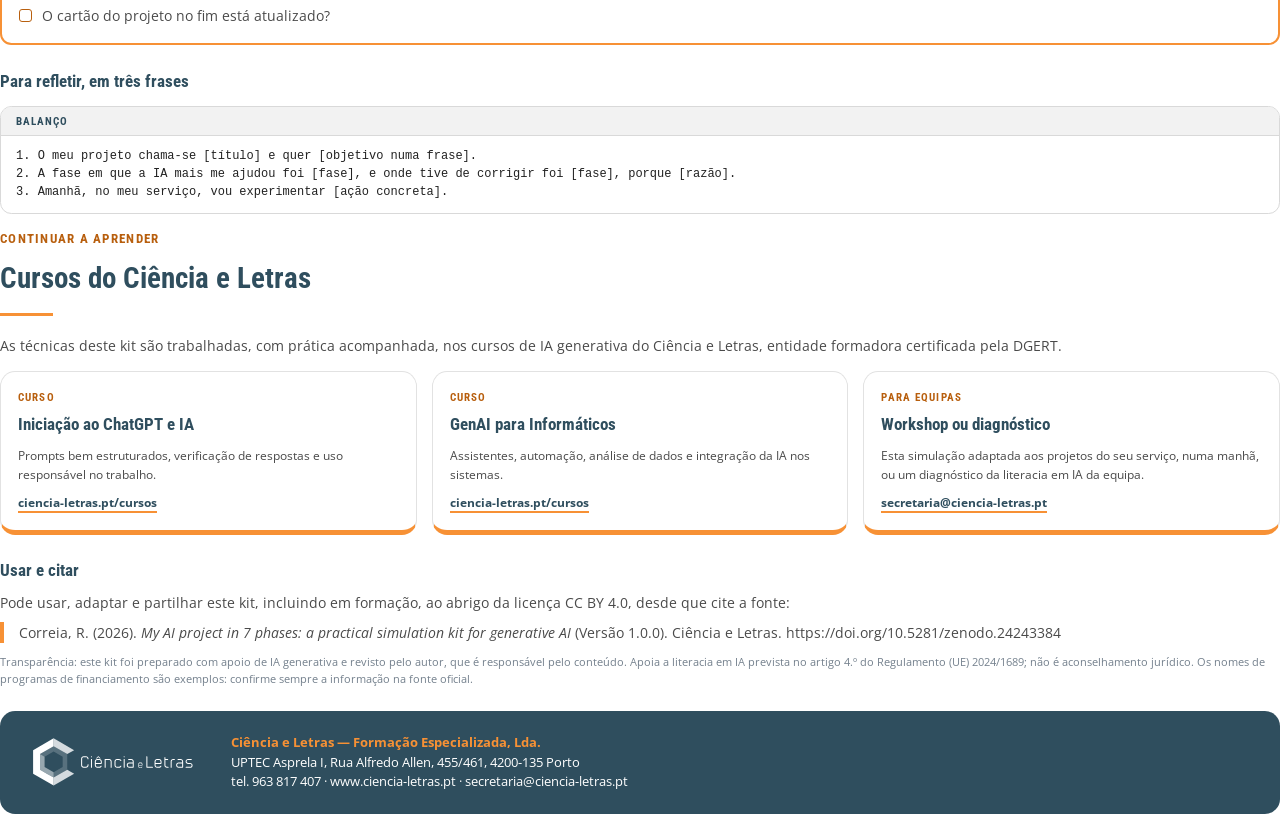
<file: _pdf/kit.html>
<!DOCTYPE html>
<html lang="pt-PT">
<head>
<meta charset="utf-8">
<title>O meu projeto IA em 7 fases — kit completo · Ciência e Letras</title>
<!-- Fonte do PDF do kit completo. Gerar com: python3 _pdf/build_pdf.py  →  dist/kit-projeto-ia-7-fases.pdf
     A pasta _pdf/ começa por "_" para o GitHub Pages (Jekyll) não a publicar. O PDF não vai para o repositório. -->
<link href="https://fonts.googleapis.com/css2?family=Open+Sans:wght@400;600;700&family=Roboto+Condensed:wght@500;700&display=swap" rel="stylesheet">
<style>
  @page { size: A4; margin: 18mm 17mm 20mm; }
  @page :first { margin: 0; }
  :root { --navy: #2F4E5E; --orange: #F79135; --oink: #B85F0E; --text: #4a4a4a; --alt: #f2f2f2; --peach: #FFE5CE; --grey: #74808D; }
  * { box-sizing: border-box; }
  html { -webkit-print-color-adjust: exact; print-color-adjust: exact; }
  body { margin: 0; font: 10.2pt/1.55 "Open Sans", Calibri, Arial, sans-serif; color: var(--text); }
  h1, h2, h3, h4, .eyebrow, .num { font-family: "Roboto Condensed", Arial, sans-serif; color: var(--navy); margin: 0; }
  p { margin: 0 0 7pt; }
  a { color: var(--navy); }
  .page { break-after: page; }
  .page:last-child { break-after: auto; }

  /* capa */
  .cover { height: 297mm; background: var(--navy); color: #fff; padding: 26mm 22mm 20mm; display: flex; flex-direction: column; position: relative; }
  .cover img { width: 62mm; }
  .cover .bar { width: 22mm; height: 3pt; background: var(--orange); margin: 48mm 0 8mm; }
  .cover .eyebrow { color: var(--orange); font-size: 12pt; letter-spacing: .12em; text-transform: uppercase; font-weight: 700; }
  .cover h1 { color: #fff; font-size: 42pt; line-height: 1.04; margin: 6mm 0 8mm; font-weight: 700; }
  .cover .lead { font-size: 13pt; line-height: 1.5; color: rgba(255,255,255,.88); max-width: 140mm; }
  .cover .steps { display: flex; gap: 3mm; margin-top: 16mm; }
  .cover .steps span { width: 11mm; height: 11mm; border-radius: 50%; border: 1.5pt solid var(--orange); color: #fff; display: grid; place-items: center; font: 700 13pt "Roboto Condensed", Arial, sans-serif; }
  .cover .foot { margin-top: auto; font-size: 9pt; color: rgba(255,255,255,.75); line-height: 1.5; }
  .cover .foot strong { color: #fff; }

  /* secções */
  .eyebrow { color: var(--oink); font-size: 9.5pt; letter-spacing: .1em; text-transform: uppercase; font-weight: 700; }
  h2 { font-size: 22pt; margin: 2mm 0 2mm; font-weight: 700; }
  h2::after { content: ""; display: block; width: 14mm; height: 2.5pt; background: var(--orange); margin: 3mm 0 5mm; }
  h3 { font-size: 13pt; margin: 6mm 0 2mm; font-weight: 700; }
  ul { margin: 0 0 7pt; padding-left: 5mm; }
  li { margin: 1.5pt 0; }
  .grid3 { display: grid; grid-template-columns: repeat(3, 1fr); gap: 4mm; margin: 4mm 0 2mm; }
  .feat { border-left: 5pt solid var(--orange); border-radius: 4mm; background: var(--alt); padding: 4mm 4.5mm; }
  .feat h4 { font-size: 12pt; margin-bottom: 1.5mm; }
  .feat p { margin: 0; font-size: 9.4pt; }
  .note { background: var(--peach); border-radius: 3mm; padding: 3.5mm 4.5mm; margin: 4mm 0; font-size: 9.6pt; }
  .note strong { color: var(--navy); }
  table.map { width: 100%; border-collapse: collapse; font-size: 9.4pt; margin-top: 3mm; }
  table.map th { background: var(--navy); color: #fff; text-align: left; padding: 2.2mm 3mm; font: 700 9pt "Roboto Condensed", Arial, sans-serif; letter-spacing: .04em; text-transform: uppercase; }
  table.map td { padding: 2.2mm 3mm; border-bottom: 1px solid #e2e2e2; vertical-align: top; }
  table.map tr:nth-child(even) td { background: var(--alt); }
  table.map td:first-child { font: 700 11pt "Roboto Condensed", Arial, sans-serif; color: var(--oink); width: 9mm; }

  /* prompts */
  .prompt { border: 1px solid #d9d9d9; border-radius: 3mm; margin: 3mm 0 4mm; break-inside: avoid; overflow: hidden; }
  .prompt .lbl { background: var(--alt); border-bottom: 1px solid #d9d9d9; padding: 1.8mm 4mm; font: 700 8.6pt "Roboto Condensed", Arial, sans-serif; letter-spacing: .08em; text-transform: uppercase; color: var(--navy); }
  .prompt pre { margin: 0; padding: 3mm 4mm; white-space: pre-wrap; font: 9pt/1.5 "SFMono-Regular", Menlo, Consolas, "Courier New", monospace; color: #222; }
  .hint { font-size: 9pt; color: var(--grey); margin-top: -2mm; }

  /* fases */
  .ph-head { display: flex; align-items: center; gap: 4.5mm; margin-bottom: 3mm; }
  .num { flex-shrink: 0; width: 14mm; height: 14mm; border-radius: 50%; background: var(--navy); color: #fff; display: grid; place-items: center; font-size: 20pt; font-weight: 700; }
  .ph-head h2 { margin: 0; }
  .ph-head h2::after { display: none; }
  .ph-head .eyebrow { margin-bottom: 1mm; }
  .why { font-size: 10.6pt; color: var(--navy); font-weight: 600; margin: 2mm 0 2mm; }
  .theory { background: var(--alt); border-radius: 3mm; padding: 3mm 4.5mm 1.5mm; margin: 2mm 0 3mm; }
  .theory h4 { font-size: 10pt; margin-bottom: 1mm; letter-spacing: .05em; text-transform: uppercase; color: var(--oink); }
  .check { border: 1.5pt solid var(--orange); border-radius: 3mm; padding: 3mm 4.5mm; margin-top: 3mm; break-inside: avoid; }
  .check h4 { font-size: 10.5pt; margin-bottom: 1.5mm; }
  .check ul { list-style: none; padding: 0; margin: 0; }
  .check li { padding-left: 6mm; position: relative; margin: 1.6mm 0; }
  .check li::before { content: ""; position: absolute; left: 0; top: 1mm; width: 3mm; height: 3mm; border: 1.2pt solid var(--oink); border-radius: .8mm; }
  .card-reminder { font-size: 9.2pt; color: var(--grey); margin-top: 2.5mm; }
  .card-reminder strong { color: var(--navy); }
  .alert { border-left: 4pt solid var(--orange); padding: 2mm 0 2mm 4mm; margin: 2mm 0 3mm; font-weight: 600; color: var(--navy); }

  /* cursos */
  .courses { display: grid; grid-template-columns: repeat(3, 1fr); gap: 4mm; margin: 4mm 0; }
  .course { border-radius: 4mm; border: 1px solid #e2e2e2; border-bottom: 4pt solid var(--orange); padding: 4.5mm; }
  .course .eyebrow { font-size: 8.5pt; }
  .course h4 { font-size: 12.5pt; margin: 1.5mm 0 2mm; }
  .course p { font-size: 9.2pt; margin: 0 0 2mm; }
  .course a { font-weight: 700; font-size: 9pt; text-decoration: none; border-bottom: 1.5pt solid var(--orange); }
  .contact { background: var(--navy); color: #fff; border-radius: 4mm; padding: 6mm 7mm; margin-top: 6mm; display: flex; gap: 8mm; align-items: center; }
  .contact img { width: 46mm; }
  .contact p { margin: 0; font-size: 9.4pt; line-height: 1.55; }
  .contact strong { color: var(--orange); }
  .small { font-size: 8.6pt; color: var(--grey); }
</style>
</head>
<body>

<!-- ======================= CAPA ======================= -->
<section class="page cover">
  <img src="cel-logo-branco-horizontal.svg" alt="Ciência e Letras">
  <div class="bar"></div>
  <div class="eyebrow">Kit de simulação prática · IA generativa</div>
  <h1>O meu projeto IA<br>em 7 fases</h1>
  <p class="lead">Uma conversa com um assistente de IA, do primeiro esboço de uma iniciativa ao relatório e à divulgação. Em cada fase: uma técnica, um prompt para preencher, uma iteração e uma checklist de verificação.</p>
  <div class="steps"><span>1</span><span>2</span><span>3</span><span>4</span><span>5</span><span>6</span><span>7</span></div>
  <div class="foot">
    <strong>Ciência e Letras — Formação Especializada, Lda.</strong><br>
    Autor: Ricardo Correia · Versão 1.0 · novembro de 2026<br>
    CC BY 4.0 · ciencia-letras.github.io/kit-projeto-ia
  </div>
</section>

<!-- ======================= COMO USAR ======================= -->
<section class="page">
  <div class="eyebrow">Antes de começar</div>
  <h2>Como usar este kit</h2>
  <p>Escolha uma iniciativa para o seu serviço, real ou inventada: um novo circuito de atendimento, um balcão digital, um plano de formação interna, um painel de indicadores. Vai levá-la da ideia à divulgação numa única conversa com a IA, sem sair dela.</p>
  <div class="grid3">
    <div class="feat"><h4>Uma conversa</h4><p>Abra uma conversa nova e cole o prompt inicial. A cada fase, cole o prompt seguinte na mesma conversa.</p></div>
    <div class="feat"><h4>Um projeto</h4><p>Preencha os [ ] como quiser. No fim de cada fase, peça o cartão do projeto e guarde-o num documento seu.</p></div>
    <div class="feat"><h4>Sete fases</h4><p>Cada fase tem a técnica, o porquê, três ideias de teoria, o prompt, uma iteração e uma checklist.</p></div>
  </div>
  <div class="note"><strong>Que ferramenta?</strong> A que a sua organização autoriza: Microsoft 365 Copilot Chat com proteção de dados empresarial (confirme o escudo), ChatGPT, Gemini ou Claude. O exercício é igual. Na fase 4, ligue a pesquisa web.<br>
  <strong>Sem dados pessoais reais</strong>, em nenhuma fase. Projeto real ou fictício, mas pessoas sempre fictícias.</div>

  <h3>As sete fases</h3>
  <table class="map">
    <tr><th></th><th>Fase</th><th>Técnica</th><th>O que produz</th></tr>
    <tr><td>1</td><td>Ideação</td><td>Escolha múltipla + iteração</td><td>3 ideias, 1 escolhida, objetivo verificável</td></tr>
    <tr><td>2</td><td>Pedidos de autorização</td><td>Persona-audiência</td><td>Pedidos à chefia, ao EPD e à ética; resposta a uma chefia</td></tr>
    <tr><td>3</td><td>SWOT, recursos, orçamento, calendário</td><td>Passo a passo + tabelas</td><td>Análise em tabelas, orçamento verificado, cenário −30%</td></tr>
    <tr><td>4</td><td>Financiamento</td><td>Pesquisa web + verificação de fontes</td><td>Fontes com link oficial, resumo da candidatura</td></tr>
    <tr><td>5</td><td>Dados fictícios</td><td>Few-shot (exemplos)</td><td>CSV de 6 meses do piloto, pronto para o Excel</td></tr>
    <tr><td>6</td><td>Relatório (opcional)</td><td>Análise de ficheiros com código</td><td>Indicadores, gráfico, relatório de 1 e de ½ página</td></tr>
    <tr><td>7</td><td>Divulgação</td><td>Persona-audiência + formatos</td><td>Notícia, post, email, guião de slides, tradução</td></tr>
  </table>
  <p class="small" style="margin-top:4mm;">Tempo indicativo: cerca de 2 horas e meia para as fases 1–5 e 7. A fase 6 pode ficar para depois.</p>
</section>

<!-- ======================= PROMPT INICIAL + CARTÃO ======================= -->
<section class="page">
  <div class="eyebrow">Arranque</div>
  <h2>Prompt inicial e cartão do projeto</h2>
  <p>Um bom prompt separa três coisas. <strong>Contexto</strong>: o que o modelo precisa de saber para não adivinhar. <strong>Papel</strong>: a lente de análise, com domínio e critérios de qualidade. <strong>Expectativa</strong>: a tarefa, o formato e o que fazer perante lacunas. No fim, a interação invertida: a IA pergunta antes de produzir.</p>
  <div class="prompt"><div class="lbl">Prompt inicial · copie, preencha os [ ] e cole numa conversa nova</div>
<pre>Quero propor uma nova iniciativa no meu [serviço / departamento / unidade] da [organização], em torno de [atendimento ao público / gestão documental / tratamento de reclamações / formação interna / ...].
A minha função atual é [técnico superior / assistente técnico / dirigente / docente / ...].
Atua como especialista na implementação deste tipo de iniciativas em [setor: administração pública / ensino superior / empresa / IPSS] em Portugal.
Vou produzir vários documentos e recursos de forma faseada. Eu digo-te qual é a fase seguinte.
Regras para toda a conversa:
- português europeu, tom institucional, respostas concisas;
- não inventes regulamentos, nomes, valores ou programas: assinala [a confirmar];
- não uses dados pessoais reais.
Antes de começarmos, faz-me até 5 perguntas para perceberes o contexto. Uma de cada vez.</pre></div>

  <h3>No fim de cada fase: o cartão do projeto</h3>
  <div class="prompt"><div class="lbl">Cartão do projeto</div>
<pre>Atualiza o CARTÃO DO PROJETO (máximo 150 palavras):
título · objetivo · unidade e função · decisões tomadas · números-chave · próximos passos · pendentes [a confirmar].</pre></div>
  <p class="hint">Copie o cartão para um documento seu. Leva o essencial, sem o ruído da conversa.</p>

  <h3>Se precisar de recomeçar num chat novo</h3>
  <div class="prompt"><div class="lbl">Recomeçar</div>
<pre>Estou a trabalhar numa iniciativa e vou colar o cartão do projeto.
Lê-o e confirma em 3 linhas o que percebeste. Depois aguarda a fase seguinte.
Mantém as regras: PT-PT, tom institucional, não inventar, assinalar [a confirmar].
[cola aqui o cartão]</pre></div>
  <p class="hint">Se a conversa ficar lenta ou atingir o limite. Gerir o contexto também é uma técnica.</p>
</section>

<!-- ======================= FASE 1 ======================= -->
<section class="page">
  <div class="ph-head"><div class="num">1</div><div><div class="eyebrow">Escolha múltipla + iteração</div><h2>Ideação do projeto</h2></div></div>
  <p class="why">Pedir opções em vez de uma resposta única evita ficar preso à primeira ideia. Depois, itera-se.</p>
  <div class="theory"><h4>Três ideias</h4><ul>
    <li>Peça 3 opções contrastantes e não deixe a IA escolher por si.</li>
    <li>Escolha uma e refine-a com uma instrução concreta («só muda X»).</li>
    <li>Feche com um objetivo verificável: o que muda, para quem, até quando.</li></ul></div>
  <div class="prompt"><div class="lbl">Fase 1 · prompt</div>
<pre>FASE 1 · IDEAÇÃO
Apresenta-me 3 ideias diferentes para esta iniciativa:
A. ambiciosa; B. de baixo custo; C. testável num mês.
Para cada uma: nome curto · problema que resolve · como funciona (3 frases) · quem beneficia · principal risco.
Não escolhas por mim.</pre></div>
  <div class="prompt"><div class="lbl">Depois · itere</div>
<pre>Escolho a [A/B/C]. Ajusta-a a esta restrição: [ex.: sem orçamento novo / só 2 pessoas].
Formula: título institucional · objetivo numa frase (o que muda, para quem, até quando) · 3 benefícios mensuráveis.</pre></div>
  <div class="check"><h4>Verifique antes de avançar</h4><ul>
    <li>As 3 ideias são mesmo diferentes entre si?</li>
    <li>O objetivo é verificável (tem número e prazo)?</li>
    <li>A IA inventou algum serviço, programa ou regulamento da sua organização?</li></ul></div>
  <p class="card-reminder">No fim: peça o <strong>cartão do projeto</strong>.</p>
</section>

<!-- ======================= FASE 2 ======================= -->
<section class="page">
  <div class="ph-head"><div class="num">2</div><div><div class="eyebrow">Persona-audiência</div><h2>Pedidos de autorização</h2></div></div>
  <p class="why">O mesmo projeto explica-se de forma diferente a quem decide, a quem protege os dados e a quem avalia a ética.</p>
  <div class="theory"><h4>Três ideias</h4><ul>
    <li>Defina o destinatário: cargo, o que valoriza, o que receia, que decisão tem de tomar.</li>
    <li>Mude o tom, a extensão e os argumentos. Não mude os factos.</li>
    <li>RGPD e Regulamento da IA: a IA ajuda a preparar as perguntas, não substitui o parecer do encarregado de proteção de dados.</li></ul></div>
  <div class="prompt"><div class="lbl">Fase 2 · prompt</div>
<pre>FASE 2 · PEDIDOS DE AUTORIZAÇÃO
Redige 3 versões do pedido, uma por destinatário, adaptando tom, extensão e argumentos:
1. [chefia direta / direção da unidade] — ofício formal: benefícios, recursos, prazo; máximo 1 página.
2. Encarregado de Proteção de Dados (EPD) — que dados pessoais serão tratados, finalidade, minimização, conservação, ferramentas usadas; termina com 3 perguntas para o EPD.
3. [comissão de ética / recursos humanos / serviço de sistemas de informação / outro: ...] — o que esta entidade precisa de saber para dar parecer.
Não inventes artigos de lei: onde houver dúvida, escreve [a validar].</pre></div>
  <div class="prompt"><div class="lbl">Depois · itere: a chefia respondeu</div>
<pre>A chefia respondeu por email com dúvidas: "[cole ou invente a resposta da chefia]".
Redige a minha resposta: cordial, institucional, máximo 150 palavras, responde a cada dúvida e propõe uma reunião de 20 minutos.</pre></div>
  <div class="check"><h4>Verifique antes de avançar</h4><ul>
    <li>Os três textos mantêm os mesmos factos?</li>
    <li>Há artigos de lei citados? Confirme-os na fonte oficial ou apague-os.</li>
    <li>Algum dado pessoal real entrou na conversa?</li></ul></div>
  <p class="card-reminder">No fim: peça o <strong>cartão do projeto</strong>.</p>
</section>

<!-- ======================= FASE 3 ======================= -->
<section class="page">
  <div class="ph-head"><div class="num">3</div><div><div class="eyebrow">Passo a passo (chain-of-thought) + formatos de saída</div><h2>SWOT, recursos, orçamento e calendário</h2></div></div>
  <p class="why">Problemas com várias dependências pedem uma análise por etapas e uma resposta final auditável, em tabelas.</p>
  <div class="theory"><h4>Três ideias</h4><ul>
    <li>Peça «analisa passo a passo» e, na resposta, síntese, pressupostos, riscos e recomendação.</li>
    <li>Defina o formato antes: tabelas com colunas nomeadas poupam reescrita.</li>
    <li>Contas feitas pela IA verificam-se sempre. Peça que as confirme e confirme uma linha à mão.</li></ul></div>
  <div class="prompt"><div class="lbl">Fase 3 · prompt</div>
<pre>FASE 3 · ANÁLISE
Analisa o projeto passo a passo e apresenta, em tabelas:
1. SWOT (3–4 pontos por quadrante);
2. Recursos necessários: item · quantidade · custo unitário · custo total · observação (usa [custo/hora de referência] = [valor]);
3. Orçamento com subtotais e total;
4. Calendário de 6 meses: fase · meses · entregável · responsável (por função, sem nomes).
No fim: pressupostos usados e 3 riscos com mitigação.
Antes de responder, confirma as somas do orçamento.</pre></div>
  <div class="prompt"><div class="lbl">Depois · itere</div>
<pre>Refaz o orçamento num cenário com 30% menos verba. O que cortas e que impacto tem no calendário?</pre></div>
  <div class="check"><h4>Verifique antes de avançar</h4><ul>
    <li>As somas batem certo? Confirme uma linha à mão.</li>
    <li>Os pressupostos são realistas para o seu serviço?</li>
    <li>O calendário cabe no ano de trabalho do serviço (férias, picos de atividade)?</li></ul></div>
  <p class="card-reminder">No fim: peça o <strong>cartão do projeto</strong>.</p>
</section>

<!-- ======================= FASE 4 ======================= -->
<section class="page">
  <div class="ph-head"><div class="num">4</div><div><div class="eyebrow">Pesquisa web + verificação de fontes</div><h2>Proposta de financiamento</h2></div></div>
  <p class="why">É aqui que a IA mais inventa: programas, prazos e taxas plausíveis, mas falsos. Só conta o que tiver fonte oficial.</p>
  <div class="alert">Não pergunte à IA se tem a certeza. Abra a fonte.</div>
  <div class="theory"><h4>Três ideias</h4><ul>
    <li>Alucinação é informação falsa dita com confiança. Não é criatividade nem lentidão do sistema.</li>
    <li>Ligue a pesquisa web (ou a pesquisa aprofundada) e exija o link da fonte oficial. Separe o confirmado do [não confirmado].</li>
    <li>Abra pelo menos 2 links e confirme: o aviso existe? Está aberto? Diz o que a IA afirma?</li></ul></div>
  <div class="prompt"><div class="lbl">Fase 4 · prompt · com pesquisa web ligada</div>
<pre>FASE 4 · FINANCIAMENTO
Com pesquisa web, identifica até 5 fontes de financiamento possíveis para este projeto numa [tipo de entidade: organismo público / instituição de ensino superior / empresa / IPSS] portuguesa (por exemplo: fundos próprios da organização, Portugal 2030 e programas regionais, FCT, Erasmus+, Europa Digital, Horizonte Europa, fundações, mecenato).
Tabela: programa · entidade · elegibilidade · tipo e taxa de apoio · próximo prazo conhecido · link da fonte oficial.
Inclui só o que confirmares numa fonte oficial; o resto marca como [não confirmado].
Depois, para a fonte mais adequada, redige o resumo da candidatura (máximo 250 palavras).</pre></div>
  <div class="prompt"><div class="lbl">Depois · itere</div>
<pre>Para essa fonte, lista os critérios de avaliação publicados no aviso e diz como o resumo responde a cada um. Se não encontrares os critérios, diz que não os encontraste.</pre></div>
  <div class="check"><h4>Verifique antes de avançar</h4><ul>
    <li>Abriu pelo menos 2 links? Existem e dizem o que a IA afirma?</li>
    <li>Verificou na fonte, em vez de perguntar à IA «tens a certeza?»</li>
    <li>Os prazos são futuros e o aviso está aberto? Confirme sempre na fonte oficial: os programas e as datas mudam.</li></ul></div>
  <p class="card-reminder">No fim: peça o <strong>cartão do projeto</strong>.</p>
</section>

<!-- ======================= FASE 5 ======================= -->
<section class="page">
  <div class="ph-head"><div class="num">5</div><div><div class="eyebrow">Few-shot (exemplos)</div><h2>Dados fictícios para simular o piloto</h2></div></div>
  <p class="why">Dois exemplos bem escolhidos valem mais do que uma descrição longa: a IA copia a estrutura, o formato e o estilo.</p>
  <div class="theory"><h4>Três ideias</h4><ul>
    <li>Mostre 2 a 4 linhas de exemplo com o formato exato que quer.</li>
    <li>Peça variação realista: meses com mais pedidos, alguns valores em falta.</li>
    <li>Dados fictícios assinalam-se como tal. Sempre.</li></ul></div>
  <div class="prompt"><div class="lbl">Fase 5 · prompt</div>
<pre>FASE 5 · DADOS FICTÍCIOS
Gera dados fictícios que simulem os primeiros 6 meses do piloto.
Formato CSV, separador ponto e vírgula, 60 linhas, com colunas e estilo como nestes exemplos:
data;unidade;tipo_pedido;canal;tempo_resposta_dias;estado;satisfacao_1a5
2027-01-08;Serviço A;Reclamação;Email;4;Resolvido;4
2027-01-09;Balcão Norte;Pedido de informação;Presencial;1;Resolvido;5
Adapta as colunas ao meu projeto. Inclui variação realista (meses com mais pedidos, 2–3 valores em falta).
Nenhum nome de pessoa. Indica antes da tabela que os dados são fictícios.</pre></div>
  <div class="prompt"><div class="lbl">Depois · itere</div>
<pre>Dá-me os dados como ficheiro .csv para descarregar.</pre></div>
  <p class="hint">Se o descarregamento falhar: copie a tabela para o Excel → Dados → Texto para Colunas → separador ponto e vírgula.</p>
  <div class="check"><h4>Verifique antes de avançar</h4><ul>
    <li>Abriu no Excel? As colunas separam bem?</li>
    <li>Os valores fazem sentido (sem datas impossíveis, notas fora de 1–5)?</li>
    <li>Ficou claro que os dados são fictícios?</li></ul></div>
  <p class="card-reminder">No fim: peça o <strong>cartão do projeto</strong>.</p>
</section>

<!-- ======================= FASE 6 ======================= -->
<section class="page">
  <div class="ph-head"><div class="num">6</div><div><div class="eyebrow">Análise de ficheiros + iteração · opcional</div><h2>Relatório de acompanhamento</h2></div></div>
  <p class="why">A IA analisa folhas de cálculo, desde que faça as contas com código e mostre a tabela que usou.</p>
  <div class="theory"><h4>Três ideias</h4><ul>
    <li>Anexe o ficheiro e peça os cálculos «com código».</li>
    <li>Peça indicadores com valor e variação, e as limitações dos dados.</li>
    <li>Itere para cada público: dirigente (meia página), equipa (detalhe).</li></ul></div>
  <div class="prompt"><div class="lbl">Fase 6 · prompt</div>
<pre>FASE 6 · RELATÓRIO
Com base nos dados (anexo o CSV / usa os que geraste), produz um relatório de acompanhamento para [a chefia / a direção]:
1. 5 indicadores-chave com valor e variação mensal (faz as contas com código e mostra a tabela usada);
2. 1 gráfico de evolução mensal;
3. 3 conclusões e 2 recomendações;
4. limitações dos dados.
Máximo 1 página.</pre></div>
  <div class="prompt"><div class="lbl">Depois · itere</div>
<pre>Reduz para meia página, para a direção de topo. Coloca a recomendação principal na primeira frase.</pre></div>
  <div class="check"><h4>Verifique antes de avançar</h4><ul>
    <li>Confirme um indicador no Excel (por exemplo, a média do tempo de resposta).</li>
    <li>As conclusões decorrem dos números ou são opinião?</li>
    <li>O relatório diz que os dados são fictícios?</li></ul></div>
  <p class="card-reminder">No fim: peça o <strong>cartão do projeto</strong>.</p>
</section>

<!-- ======================= FASE 7 ======================= -->
<section class="page">
  <div class="ph-head"><div class="num">7</div><div><div class="eyebrow">Persona-audiência + formatos</div><h2>Conteúdos de divulgação</h2></div></div>
  <p class="why">Com resultados, chega a hora de os comunicar: o mesmo conteúdo, quatro formatos, quatro públicos.</p>
  <div class="theory"><h4>Três ideias</h4><ul>
    <li>Para cada peça, defina público, canal, extensão e tom.</li>
    <li>Peça variantes e escolha; itere só o que precisa.</li>
    <li>Transparência: indique que o texto teve apoio de IA, sobretudo quando é público (ver o art. 50.º do Regulamento da IA).</li></ul></div>
  <div class="prompt"><div class="lbl">Fase 7 · prompt</div>
<pre>FASE 7 · DIVULGAÇÃO
Cria os materiais de divulgação, cada um adaptado ao seu público:
1. notícia para a newsletter interna da [organização] (150 palavras);
2. post para o LinkedIn institucional (80 palavras, 3 hashtags);
3. email aos colegas do serviço a convidar para o piloto (tom próximo, 120 palavras);
4. guião de 5 slides para apresentar à direção (título + 3 tópicos por slide).
Onde se aplique, indica que o texto foi preparado com apoio de IA.</pre></div>
  <div class="prompt"><div class="lbl">Depois · itere</div>
<pre>Traduz a notícia para inglês, para o site em inglês da [organização]. Mantém o registo institucional e assinala termos sem equivalente direto.</pre></div>
  <div class="check"><h4>Verifique antes de avançar</h4><ul>
    <li>Os números citados vêm da fase 3 ou 5 (e são fictícios)?</li>
    <li>O tom de cada peça serve o seu público?</li>
    <li>Está indicado o apoio de IA onde o texto é público?</li></ul></div>
  <p class="card-reminder">No fim: peça o <strong>cartão do projeto</strong>.</p>
</section>

<!-- ======================= FECHO ======================= -->
<section class="page">
  <div class="eyebrow">Fecho · de conversa a assistente</div>
  <h2>Transforme a conversa num assistente do seu serviço</h2>
  <p>As instruções que funcionaram nesta conversa podem servir de ponto de partida da próxima. Cole o resultado num Project (Claude ou ChatGPT), num GPT, num Gem (Gemini) ou num agente do Copilot. Na próxima vez, não começa do zero.</p>
  <div class="prompt"><div class="lbl">Assistente reutilizável</div>
<pre>Transforma esta conversa num assistente reutilizável para gerir esta iniciativa nos próximos meses.
Escreve as instruções para um Project / GPT / Gem / Agente do Copilot com:
(1) objetivo do assistente; (2) informação que deve pedir antes de começar; (3) passos que segue;
(4) formatos de saída; (5) o que nunca deve fazer.
Máximo 250 palavras. Inclui no fim o cartão do projeto atual.</pre></div>
  <div class="check"><h4>Verifique antes de o usar</h4><ul>
    <li>As instruções repetem as regras: não inventar, assinalar [a confirmar], sem dados pessoais reais?</li>
    <li>Diz o que o assistente nunca deve fazer?</li>
    <li>O cartão do projeto no fim está atualizado?</li></ul></div>

  <h3>Para refletir, em três frases</h3>
  <div class="prompt"><div class="lbl">Balanço</div>
<pre>1. O meu projeto chama-se [título] e quer [objetivo numa frase].
2. A fase em que a IA mais me ajudou foi [fase], e onde tive de corrigir foi [fase], porque [razão].
3. Amanhã, no meu serviço, vou experimentar [ação concreta].</pre></div>
</section>

<!-- ======================= CURSOS E CONTACTOS ======================= -->
<section class="page">
  <div class="eyebrow">Continuar a aprender</div>
  <h2>Cursos do Ciência e Letras</h2>
  <p>As técnicas deste kit são trabalhadas, com prática acompanhada, nos cursos de IA generativa do Ciência e Letras, entidade formadora certificada pela DGERT.</p>
  <div class="courses">
    <div class="course"><div class="eyebrow">Curso</div><h4>Iniciação ao ChatGPT e IA</h4>
      <p>Prompts bem estruturados, verificação de respostas e uso responsável no trabalho.</p>
      <a href="https://www.ciencia-letras.pt/cursos/iniciacao-chatgpt-ia/">ciencia-letras.pt/cursos</a></div>
    <div class="course"><div class="eyebrow">Curso</div><h4>GenAI para Informáticos</h4>
      <p>Assistentes, automação, análise de dados e integração da IA nos sistemas.</p>
      <a href="https://www.ciencia-letras.pt/cursos/genai-para-informaticos/">ciencia-letras.pt/cursos</a></div>
    <div class="course"><div class="eyebrow">Para equipas</div><h4>Workshop ou diagnóstico</h4>
      <p>Esta simulação adaptada aos projetos do seu serviço, numa manhã, ou um diagnóstico da literacia em IA da equipa.</p>
      <a href="mailto:secretaria@ciencia-letras.pt">secretaria@ciencia-letras.pt</a></div>
  </div>

  <h3>Usar e citar</h3>
  <p>Pode usar, adaptar e partilhar este kit, incluindo em formação, ao abrigo da licença CC BY 4.0, desde que cite a fonte:</p>
  <p style="padding-left:4mm;border-left:3pt solid var(--orange);">Correia, R. (2026). <em>My AI project in 7 phases: a practical simulation kit for generative AI</em> (Versão 1.0.0). Ciência e Letras. https://doi.org/10.5281/zenodo.24243384</p>
  <p class="small">Transparência: este kit foi preparado com apoio de IA generativa e revisto pelo autor, que é responsável pelo conteúdo. Apoia a literacia em IA prevista no artigo 4.º do Regulamento (UE) 2024/1689; não é aconselhamento jurídico. Os nomes de programas de financiamento são exemplos: confirme sempre a informação na fonte oficial.</p>

  <div class="contact">
    <img src="cel-logo-branco-horizontal.svg" alt="Ciência e Letras">
    <p><strong>Ciência e Letras — Formação Especializada, Lda.</strong><br>
    UPTEC Asprela I, Rua Alfredo Allen, 455/461, 4200-135 Porto<br>
    tel. 963 817 407 · www.ciencia-letras.pt · secretaria@ciencia-letras.pt</p>
  </div>
</section>

</body>
</html>
</file>
<file: assets/app.css>
/* Base styles for CeL lab tools: calm, clinical palette with automatic dark mode for the content area.
 * The CeL header and sidebar (assets/cel/cel-chrome.css) keep the brand colours. */
:root {
  --bg: #F5F8FA; --surface: #FFFFFF; --ink: #14304A; --ink2: #4E6478; --ink3: #8496A6;
  --grid: #E1E8EE; --point: #2F6E8E; --alert: #B8205F; --ok: #1F7A4D; --accent: #2F6E8E;
  --code-bg: #0F1A24; --code-ink: #D6E2EC;
  --radius: 12px; --shadow: 0 1px 2px rgba(20,48,74,.06), 0 8px 24px rgba(20,48,74,.06);
  color-scheme: light;
}
@media (prefers-color-scheme: dark) {
  :root:not([data-theme="light"]) {
    --bg:#0F1A24; --surface:#152331; --ink:#E4ECF2; --ink2:#A7B8C6; --ink3:#6E8394;
    --grid:#22364A; --point:#7DB7D6; --alert:#FF6FA5; --ok:#6FD39A; --accent:#7DB7D6; --code-bg:#0A131B;
    --shadow: 0 1px 2px rgba(0,0,0,.3), 0 8px 24px rgba(0,0,0,.25); color-scheme: dark;
  }
}
:root[data-theme="dark"] {
  --bg:#0F1A24; --surface:#152331; --ink:#E4ECF2; --ink2:#A7B8C6; --ink3:#6E8394;
  --grid:#22364A; --point:#7DB7D6; --alert:#FF6FA5; --ok:#6FD39A; --accent:#7DB7D6; --code-bg:#0A131B; color-scheme: dark;
}
* { box-sizing: border-box; }
html, body { margin: 0; background: var(--bg); color: var(--ink); }
body { font: 400 16px/1.5 "Source Sans 3", system-ui, -apple-system, "Segoe UI", Roboto, sans-serif; font-variant-numeric: tabular-nums; }
a { color: var(--point); }
h1, h2, h3 { margin: 0; line-height: 1.15; letter-spacing: -.01em; }
button, .btn { font: inherit; font-size: 14.5px; color: var(--ink); background: var(--surface); border: 1px solid var(--grid); border-radius: 8px;
  padding: 7px 13px; cursor: pointer; display: inline-flex; align-items: center; gap: 7px; text-decoration: none; white-space: nowrap; }
button:hover, .btn:hover { border-color: var(--ink3); }
.btn.primary { background: var(--ink); color: var(--surface); border-color: var(--ink); }
:focus-visible { outline: 2px solid var(--point); outline-offset: 2px; }
svg.i { width: 16px; height: 16px; fill: none; stroke: currentColor; stroke-width: 1.9; stroke-linecap: round; stroke-linejoin: round; flex-shrink: 0; }
.wrap { max-width: 1180px; margin: 0 auto; padding: 0 16px; }
@media (min-width: 720px) { .wrap { padding: 0 28px; } }
.muted { color: var(--ink2); }

.hero { padding: 44px 0 26px; }
.eyebrow { font-size: 13px; font-weight: 700; letter-spacing: .08em; text-transform: uppercase; color: var(--ink3); margin-bottom: 10px; }
.hero h1 { font-size: clamp(30px, 4.6vw, 46px); max-width: 860px; }
.hero p.lead { font-size: 18.5px; color: var(--ink2); max-width: 760px; margin: 14px 0 0; }
h2.sec { font-size: 22px; margin: 34px 0 14px; }
.grid { display: grid; grid-template-columns: repeat(auto-fill, minmax(300px, 1fr)); gap: 16px; }
.card, .panel-card { background: var(--surface); border: 1px solid var(--grid); border-radius: var(--radius); box-shadow: var(--shadow); padding: 18px; }
.card { display: flex; flex-direction: column; gap: 10px; border-top: 4px solid var(--acc, var(--accent)); }
.tag { font-size: 12.5px; border: 1px solid var(--grid); border-radius: 999px; padding: 1px 9px; color: var(--ink2); }
.tabs { display: flex; gap: 2px; margin-top: 12px; overflow-x: auto; scrollbar-width: none; }
.tabs button { border: 0; border-bottom: 3px solid transparent; border-radius: 0; background: transparent; padding: 9px 14px; font-weight: 600; color: var(--ink2); }
.tabs button[aria-selected="true"] { color: var(--ink); border-bottom-color: var(--ink); }
.tbl { width: 100%; border-collapse: collapse; font-size: 14.5px; }
.tbl th { text-align: left; font-size: 12.5px; text-transform: uppercase; letter-spacing: .05em; color: var(--ink3); font-weight: 700; padding: 8px 14px; background: var(--bg); }
.tbl td { padding: 9px 14px; border-top: 1px solid var(--grid); vertical-align: top; }
.scroll { overflow-x: auto; }
pre.code { background: var(--code-bg); color: var(--code-ink); border-radius: var(--radius); padding: 16px 18px; overflow: auto; font: 12.5px/1.55 ui-monospace, SFMono-Regular, Menlo, monospace; }
.flag { font-weight: 700; color: var(--alert); }
.backlink { display: inline-flex; align-items: center; gap: 4px; margin-top: 14px; font-size: 14.5px; font-weight: 600; color: var(--ink2); text-decoration: none; }
.backlink:hover { color: var(--ink); }
footer.site { margin: 46px 0 0; padding: 22px 0 34px; border-top: 1px solid var(--grid); color: var(--ink2); font-size: 14px; }
footer.site p { margin: 0 0 6px; }

/* ---------- Kit "O meu projeto IA em 7 fases": CeL brand on top of the base palette ---------- */
:root { --navy: #2F4E5E; --orange: #F79135; --orange-ink: #B85F0E; --peach: #FFE5CE; --point: #2F4E5E; --accent: #F79135; --ink: #22343E; --ink2: #4a4a4a; --bg: #F6F7F8; }
@media (prefers-color-scheme: dark) { :root:not([data-theme="light"]) { --navy: #9CC3D6; --point: #9CC3D6; --orange-ink: #F7A863; --peach: #3A2A1C; --ink: #E4ECF2; --ink2: #B9C6D0; --bg: #0F1A24; } }
:root[data-theme="dark"] { --navy: #9CC3D6; --point: #9CC3D6; --orange-ink: #F7A863; --peach: #3A2A1C; --ink: #E4ECF2; --ink2: #B9C6D0; --bg: #0F1A24; }
body { font-family: "Open Sans", Calibri, Arial, sans-serif; font-size: 16px; line-height: 1.6; }
h1, h2, h3, .eyebrow, .ph-num { font-family: "Roboto Condensed", "Segoe UI", Arial, sans-serif; }
h1, h2, h3 { color: var(--navy); }
html[lang^="pt"] [data-l="en"], html:not([lang^="pt"]) [data-l="pt"] { display: none !important; }
.eyebrow { color: var(--orange-ink); }
.hero h1 { font-weight: 700; }
.hero .cta { display: flex; flex-wrap: wrap; gap: 10px; margin-top: 22px; }
.pill { display: inline-flex; align-items: center; justify-content: center; gap: 8px; border: 0; border-radius: 999px; padding: 12px 26px; font: 700 14px/1.2 "Open Sans", Arial, sans-serif;
  text-transform: uppercase; letter-spacing: .5px; text-decoration: none; cursor: pointer; white-space: normal; text-align: center; }
.pill.orange { background: #F79135; color: #fff; box-shadow: 0 6px 16px rgba(247,145,53,.3); }
.pill.orange:hover { background: #e07b1f; }
.pill.navy { background: #2F4E5E; color: #fff; box-shadow: 0 6px 16px rgba(47,78,94,.25); }
.pill.navy:hover { background: #22404f; }
.pill[disabled] { opacity: .6; cursor: progress; }
section.block { margin-top: 38px; }
h2.sec { font-size: 26px; margin: 0 0 6px; }
h2.sec::after { content: ""; display: block; width: 40px; height: 3px; background: var(--orange); margin-top: 8px; }
.sub { color: var(--ink2); margin: 10px 0 18px; max-width: 760px; }
.how { display: grid; grid-template-columns: repeat(auto-fit, minmax(220px, 1fr)); gap: 14px; }
.feat { background: var(--surface); border-radius: 16px; padding: 18px 20px; box-shadow: var(--shadow); border-left: 7px solid var(--orange); border-top-left-radius: 22px; border-bottom-left-radius: 22px; }
.feat h3 { font-size: 19px; margin-bottom: 6px; }
.feat p { margin: 0; color: var(--ink2); font-size: 15px; }
.note { background: var(--surface); border: 1px solid var(--grid); border-radius: 12px; padding: 12px 16px; margin-top: 14px; font-size: 15px; color: var(--ink2); }
.note strong { color: var(--ink); }
.prompt { background: var(--surface); border: 1px solid var(--grid); border-radius: 14px; box-shadow: var(--shadow); margin: 14px 0; overflow: hidden; }
.prompt-head { display: flex; align-items: center; justify-content: space-between; gap: 10px; padding: 10px 14px 10px 16px; border-bottom: 1px solid var(--grid); background: var(--bg); }
.prompt-head .lbl { font: 700 12.5px/1.3 "Roboto Condensed", Arial, sans-serif; letter-spacing: .07em; text-transform: uppercase; color: var(--navy); }
.prompt pre { margin: 0; padding: 14px 16px; white-space: pre-wrap; word-wrap: break-word; overflow-wrap: anywhere; font: 14px/1.6 ui-monospace, SFMono-Regular, Menlo, Consolas, monospace; color: var(--ink); }
.prompt .hint { margin: 0; padding: 0 16px 12px; font-size: 14px; color: var(--ink2); }
button.copy { flex-shrink: 0; border-radius: 999px; padding: 6px 14px; font-size: 13px; font-weight: 700; border: 1.5px solid var(--orange); color: var(--orange-ink); background: transparent; }
button.copy:hover { background: var(--orange); color: #fff; border-color: var(--orange); }
button.copy.ok { background: #1F7A4D; border-color: #1F7A4D; color: #fff; }
.phase { background: var(--surface); border-radius: 18px; box-shadow: var(--shadow); padding: 20px; border-bottom: 6px solid var(--orange); }
@media (min-width: 720px) { .phase { padding: 26px 30px; } }
.ph-top { display: flex; align-items: center; gap: 14px; margin-bottom: 8px; }
.ph-num { flex-shrink: 0; width: 46px; height: 46px; border-radius: 50%; background: #2F4E5E; color: #fff; display: grid; place-items: center; font-size: 22px; font-weight: 700; }
.ph-tech { font: 700 13px/1.3 "Roboto Condensed", Arial, sans-serif; letter-spacing: .07em; text-transform: uppercase; color: var(--orange-ink); }
.phase h3 { font-size: 24px; }
.ideas { margin: 10px 0 4px; padding-left: 20px; }
.ideas li { margin: 4px 0; }
.check { background: var(--peach); border-radius: 12px; padding: 12px 16px; margin-top: 14px; }
.check h4 { margin: 0 0 6px; font: 700 15px/1.3 "Roboto Condensed", Arial, sans-serif; color: var(--ink); }
.check ul { margin: 0; padding-left: 0; list-style: none; }
.check li { padding-left: 26px; position: relative; margin: 5px 0; }
.check li::before { content: ""; position: absolute; left: 2px; top: 4px; width: 14px; height: 14px; border: 2px solid var(--orange-ink); border-radius: 4px; }
.phases { display: grid; grid-template-columns: repeat(auto-fill, minmax(260px, 1fr)); gap: 14px; }
.pcard { background: var(--surface); border-radius: 16px; box-shadow: var(--shadow); padding: 18px; display: flex; flex-direction: column; gap: 8px; border-bottom: 5px solid var(--grid); }
.pcard .ph-num { width: 36px; height: 36px; font-size: 17px; }
.pcard h3 { font-size: 19px; }
.pcard p { margin: 0; font-size: 15px; color: var(--ink2); }
.pcard .lock { margin-top: auto; align-self: flex-start; font-size: 12.5px; font-weight: 700; color: var(--orange-ink); border: 1.5px solid var(--orange); border-radius: 999px; padding: 2px 10px; }
.pcard.alert { border-bottom-color: var(--orange); }
form.kit { background: var(--surface); border-radius: 18px; box-shadow: var(--shadow); padding: 20px; display: grid; gap: 14px; max-width: 760px; }
@media (min-width: 720px) { form.kit { padding: 26px 30px; grid-template-columns: 1fr 1fr; } form.kit .full { grid-column: 1 / -1; } }
.fld label { display: block; font-weight: 600; font-size: 14.5px; margin-bottom: 5px; }
.fld .opt { font-weight: 400; color: var(--ink3); }
.fld input, .fld select { width: 100%; font: inherit; font-size: 16px; padding: 10px 12px; border: 1.5px solid var(--grid); border-radius: 10px; background: var(--bg); color: var(--ink); }
.fld input:focus, .fld select:focus { border-color: var(--navy); outline: none; }
.consent { display: flex; gap: 10px; align-items: flex-start; font-size: 14.5px; }
.consent input { width: 20px; height: 20px; margin-top: 3px; flex-shrink: 0; accent-color: #F79135; }
.rgpd { font-size: 13.5px; color: var(--ink2); margin: 0; }
.hp { position: absolute; left: -9999px; width: 1px; height: 1px; overflow: hidden; }
.status { border-radius: 12px; padding: 12px 16px; font-size: 15px; display: none; }
.status.show { display: block; }
.status.info { background: var(--peach); color: var(--ink); }
.status.ok { background: #E3F3EA; color: #14532D; }
.status.err { background: #FBE4EC; color: #7A1238; }
.status a { color: inherit; font-weight: 700; }
.courses { display: grid; grid-template-columns: repeat(auto-fill, minmax(250px, 1fr)); gap: 14px; }
.course { background: var(--surface); border-radius: 18px; box-shadow: var(--shadow); padding: 20px; border-bottom: 6px solid var(--orange); display: flex; flex-direction: column; gap: 8px; }
.course .tagl { font: 700 13px/1.2 "Roboto Condensed", Arial, sans-serif; color: var(--orange-ink); text-transform: uppercase; letter-spacing: .06em; }
.course h3 { font-size: 20px; }
.course p { margin: 0; color: var(--ink2); font-size: 15px; }
.course a.more { margin-top: auto; align-self: flex-start; color: var(--navy); font-weight: 700; text-decoration: none; border-bottom: 2px solid var(--orange); }
.small { font-size: 14px; color: var(--ink2); }
section[id] { scroll-margin-top: 80px; }
@media (prefers-color-scheme: dark) { :root:not([data-theme="light"]) .pill.navy { box-shadow: inset 0 0 0 1.5px rgba(255,255,255,.35); } }
:root[data-theme="dark"] .pill.navy { box-shadow: inset 0 0 0 1.5px rgba(255,255,255,.35); }
</file>
<file: assets/cel/cel-chrome.css>
/* Ciência e Letras chrome for lab tools: header (same line as ciencia-letras.github.io) + copyright/citation sidebar.
 * Drop-in: needs <header id="cel-header"></header> and <div class="cel-layout"><div class="cel-main">…</div><aside id="cel-aside"></aside></div>. */
:root {
  --cel-navy: #2F4E5E; --cel-navy-dark: #22404f; --cel-orange: #F79135; --cel-orange-dark: #e07b1f; --cel-peach: #FFE5CE;
  --cel-text: #4e4e4e; --cel-line: #e2e2e2; --cel-bg-alt: #f4f4f4; --cel-aside-w: 300px;
  --cel-title: 'Roboto Condensed', 'Segoe UI', Arial, sans-serif; --cel-body: 'Open Sans', Calibri, Arial, sans-serif;
}
.cel-chrome svg { width: 1em; height: 1em; fill: none; stroke: currentColor; stroke-width: 1.8; stroke-linecap: round; stroke-linejoin: round; flex-shrink: 0; }
.cel-chrome svg.fill { fill: currentColor; stroke: none; }
.cel-chrome a { text-decoration: none; }
.cel-chrome :focus-visible { outline: 3px solid var(--cel-orange); outline-offset: 2px; border-radius: 4px; }

/* top bar */
.cel-topbar { background: var(--cel-navy); color: #fff; font: 400 13px/1 var(--cel-body); }
.cel-topbar .cel-wrap { display: flex; align-items: center; gap: 18px; min-height: 36px; }
.cel-topbar a { color: #fff; display: inline-flex; align-items: center; gap: 7px; min-width: 0; }
.cel-topbar a:hover span { text-decoration: underline; }
.cel-topbar svg { color: var(--cel-orange); }
.cel-topbar .cel-gh { margin-left: auto; }
.cel-topbar .cel-gh svg { color: #fff; width: 18px; height: 18px; }
.cel-wrap { width: 100%; max-width: 1440px; margin: 0 auto; padding: 0 16px; }
@media (min-width: 720px) { .cel-wrap { padding: 0 24px; } }

/* header */
#cel-header { display: contents; }
.cel-header { position: sticky; top: 0; z-index: 50; background: #fff; box-shadow: 0 2px 14px rgba(0, 0, 0, .06); font-family: var(--cel-body); }
.cel-header .cel-wrap { display: flex; align-items: center; gap: 18px; min-height: 64px; }
.cel-brand { display: inline-flex; align-items: center; gap: 14px; min-width: 0; color: #111; }
.cel-brand img { display: block; height: 38px; width: auto; }
.cel-brand .cel-sep { width: 1px; height: 30px; background: var(--cel-line); flex-shrink: 0; }
.cel-brand .cel-tool { font: 700 17px/1.15 var(--cel-title); color: #111; white-space: nowrap; overflow: hidden; text-overflow: ellipsis; }
.cel-brand .cel-tool small { display: block; font: 600 11.5px/1.3 var(--cel-body); color: #74808D; letter-spacing: .04em; text-transform: uppercase; }
.cel-nav { margin-left: auto; display: flex; align-items: center; gap: 14px; }
.cel-back { display: inline-flex; align-items: center; gap: 7px; background: var(--cel-orange); color: #fff; font: 700 13.5px/1 var(--cel-body);
  padding: 10px 16px; border-radius: 999px; white-space: nowrap; transition: background .15s; }
.cel-back:hover { background: var(--cel-orange-dark); }
.cel-lang { display: inline-flex; border: 1px solid var(--cel-line); border-radius: 999px; padding: 3px; }
.cel-lang button { font: 700 12px/1 var(--cel-body); letter-spacing: .5px; color: var(--cel-navy); background: transparent; border: 0; padding: 7px 11px; border-radius: 999px; cursor: pointer; }
.cel-lang button:hover { background: var(--cel-bg-alt); }
.cel-lang button[aria-pressed="true"] { background: var(--cel-navy); color: #fff; }
@media (max-width: 900px) { .cel-brand img.cel-logo-h { display: none; } .cel-brand img.cel-logo-i { display: block !important; height: 34px; } }
@media (max-width: 640px) { .cel-back span { display: none; } .cel-back { padding: 9px 11px; } .cel-brand .cel-tool small { display: none; } .cel-topbar .cel-hide-sm { display: none; } }

/* layout with right sidebar */
.cel-layout { display: grid; grid-template-columns: minmax(0, 1fr) var(--cel-aside-w); align-items: start; }
.cel-layout.cel-collapsed { grid-template-columns: minmax(0, 1fr) 46px; }
.cel-main { min-width: 0; }
.cel-aside { position: sticky; top: 64px; height: calc(100vh - 64px); overflow-y: auto; background: #fff; border-left: 1px solid var(--cel-line);
  font: 400 13.5px/1.55 var(--cel-body); color: var(--cel-text); }
.cel-aside-in { padding: 16px 18px 28px; }
.cel-aside h2 { font: 700 15px/1.2 var(--cel-title); color: #111; margin: 18px 0 6px; text-transform: none; }
.cel-aside h2:first-of-type { margin-top: 4px; }
.cel-aside p { margin: 0 0 8px; }
.cel-aside a { color: var(--cel-orange-dark); }
.cel-aside a:hover { text-decoration: underline; }
.cel-aside-head { display: flex; align-items: center; justify-content: space-between; gap: 8px; padding: 12px 12px 0 18px; }
.cel-aside-head span { font: 700 11.5px/1 var(--cel-body); letter-spacing: .08em; text-transform: uppercase; color: #74808D; }
.cel-toggle { border: 1px solid var(--cel-line); background: #fff; border-radius: 8px; width: 30px; height: 30px; display: grid; place-items: center; cursor: pointer; color: var(--cel-navy); padding: 0; }
.cel-toggle:hover { background: var(--cel-bg-alt); }
.cel-collapsed .cel-aside-in, .cel-collapsed .cel-aside-head span { display: none; }
.cel-collapsed .cel-aside-head { flex-direction: column; padding: 10px 7px; }
.cel-rail { display: none; writing-mode: vertical-rl; transform: rotate(180deg); font: 700 12px/1 var(--cel-body); letter-spacing: .08em; text-transform: uppercase; color: var(--cel-navy);
  margin: 14px auto 0; background: none; border: 0; cursor: pointer; padding: 0; }
.cel-collapsed .cel-rail { display: block; }
.cel-pill { display: inline-block; font: 700 11.5px/1.5 var(--cel-body); border-radius: 999px; padding: 1px 9px; margin: 0 4px 4px 0; background: var(--cel-peach); color: var(--cel-navy-dark); }
.cel-cite { background: var(--cel-bg-alt); border: 1px solid var(--cel-line); border-radius: 10px; padding: 10px 12px; font-size: 13px; word-break: break-word; white-space: pre-wrap; margin: 6px 0 8px; }
.cel-cite.mono { font: 12px/1.5 ui-monospace, SFMono-Regular, Menlo, monospace; }
.cel-fmt { display: inline-flex; border: 1px solid var(--cel-line); border-radius: 999px; padding: 2px; }
.cel-fmt button { font: 700 11.5px/1 var(--cel-body); border: 0; background: transparent; padding: 6px 9px; border-radius: 999px; color: var(--cel-navy); cursor: pointer; }
.cel-fmt button[aria-pressed="true"] { background: var(--cel-navy); color: #fff; }
.cel-copy { display: inline-flex; align-items: center; gap: 6px; border: 1px solid var(--cel-line); background: #fff; color: var(--cel-navy); border-radius: 999px; font: 700 12px/1 var(--cel-body); padding: 7px 12px; cursor: pointer; }
.cel-copy:hover { background: var(--cel-bg-alt); }
.cel-links { list-style: none; padding: 0; margin: 4px 0 0; }
.cel-links li { margin: 3px 0; }
.cel-links a { display: inline-flex; align-items: center; gap: 7px; }
.cel-doi { display: inline-flex; border-radius: 5px; overflow: hidden; font: 700 11.5px/1.7 var(--cel-body); }
.cel-doi b { background: #555; color: #fff; padding: 0 7px; } .cel-doi span { background: #0a7bbc; color: #fff; padding: 0 7px; }
.cel-note { font-size: 12.5px; color: #74808D; border-top: 1px solid var(--cel-line); padding-top: 10px; margin-top: 16px; }
@media (max-width: 1100px) {
  .cel-layout, .cel-layout.cel-collapsed { grid-template-columns: minmax(0, 1fr); }
  .cel-aside { position: static; height: auto; border-left: 0; border-top: 1px solid var(--cel-line); }
  .cel-aside-in { max-width: 760px; }
  .cel-toggle, .cel-rail { display: none !important; }
  .cel-collapsed .cel-aside-in, .cel-collapsed .cel-aside-head span { display: block; }
  .cel-collapsed .cel-aside-head { flex-direction: row; padding: 12px 12px 0 18px; }
}
@media print { .cel-topbar, .cel-header, .cel-toggle { display: none; } .cel-layout { display: block; } .cel-aside { position: static; height: auto; } }
.cel-aside a.cel-orcid { display: inline-grid; place-items: center; width: 17px; height: 17px; border-radius: 50%; background: #A6CE39; color: #fff; font: 700 9.5px/1 var(--cel-body); vertical-align: 1px; margin-left: 3px; }
.cel-aside a.cel-orcid:hover { text-decoration: none; filter: brightness(.92); }
.cel-aside .cel-small { font-size: 12.5px; color: #74808D; }
</file>
